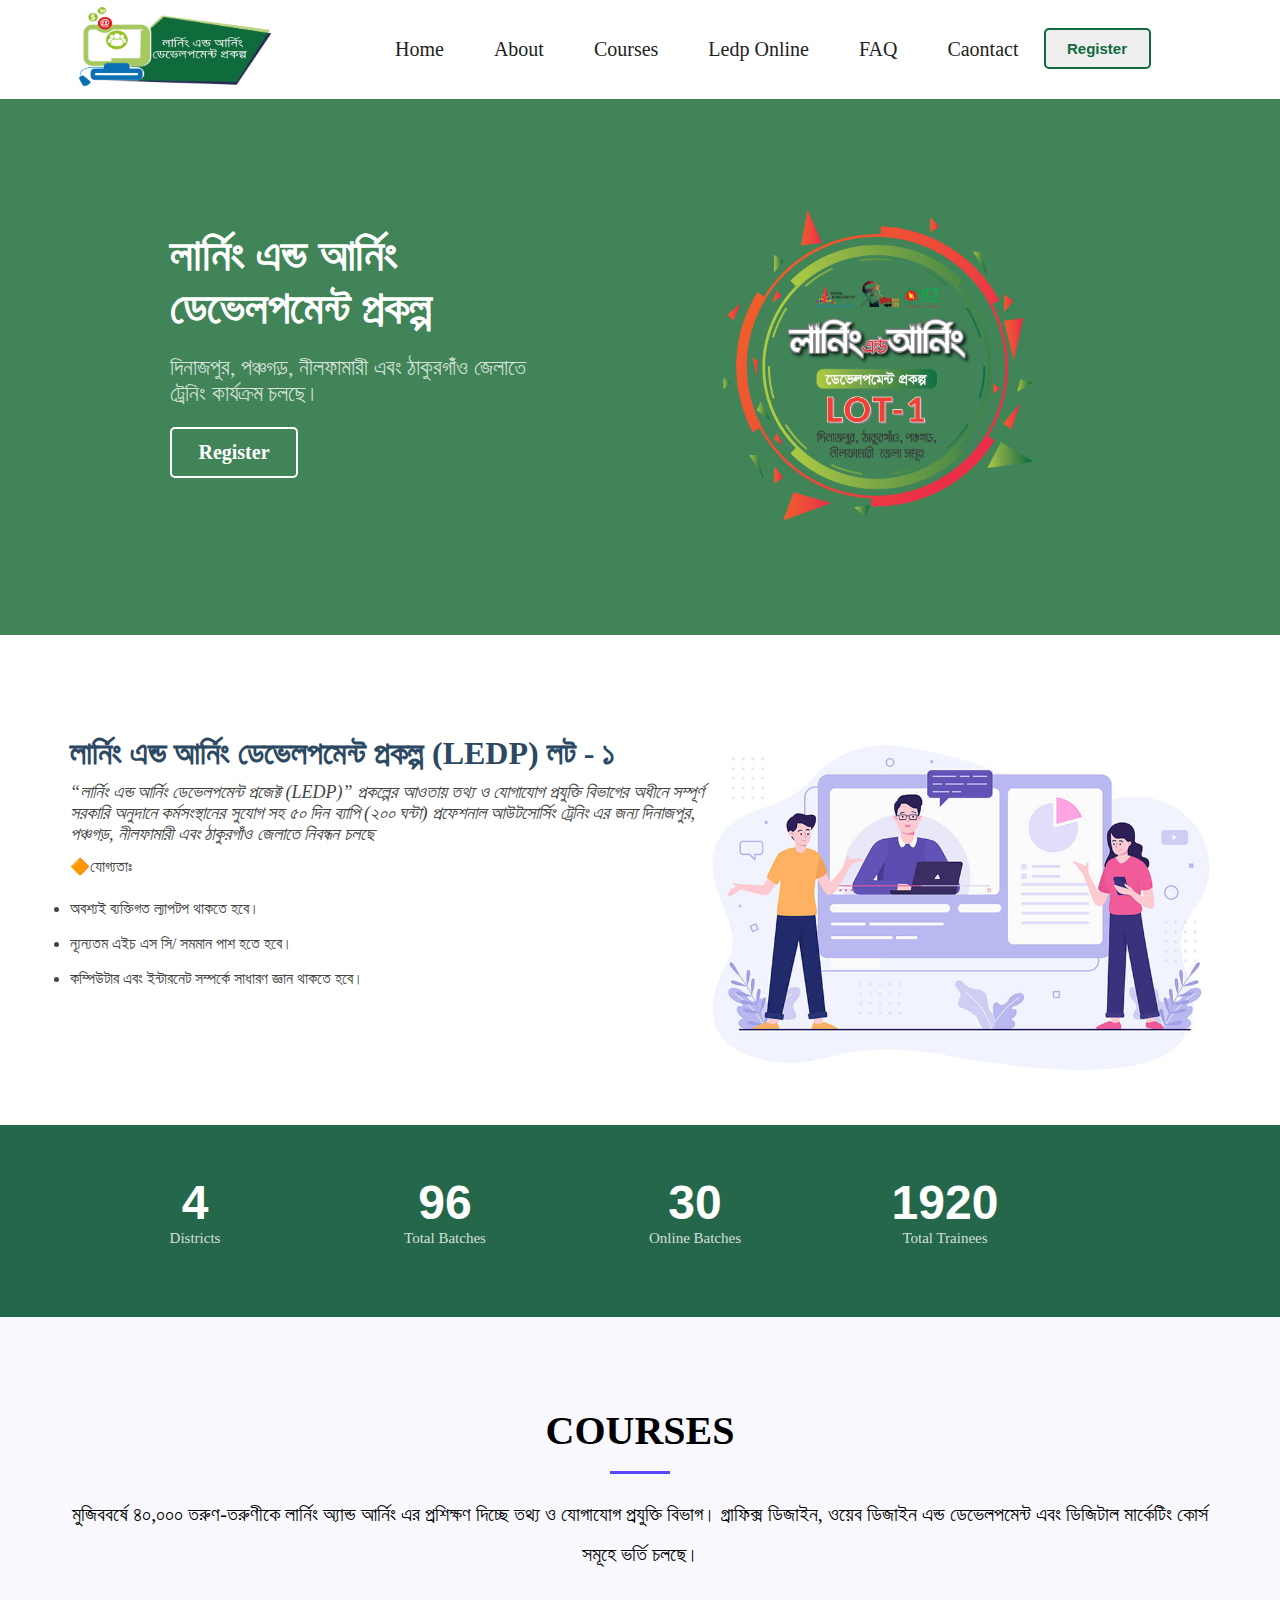
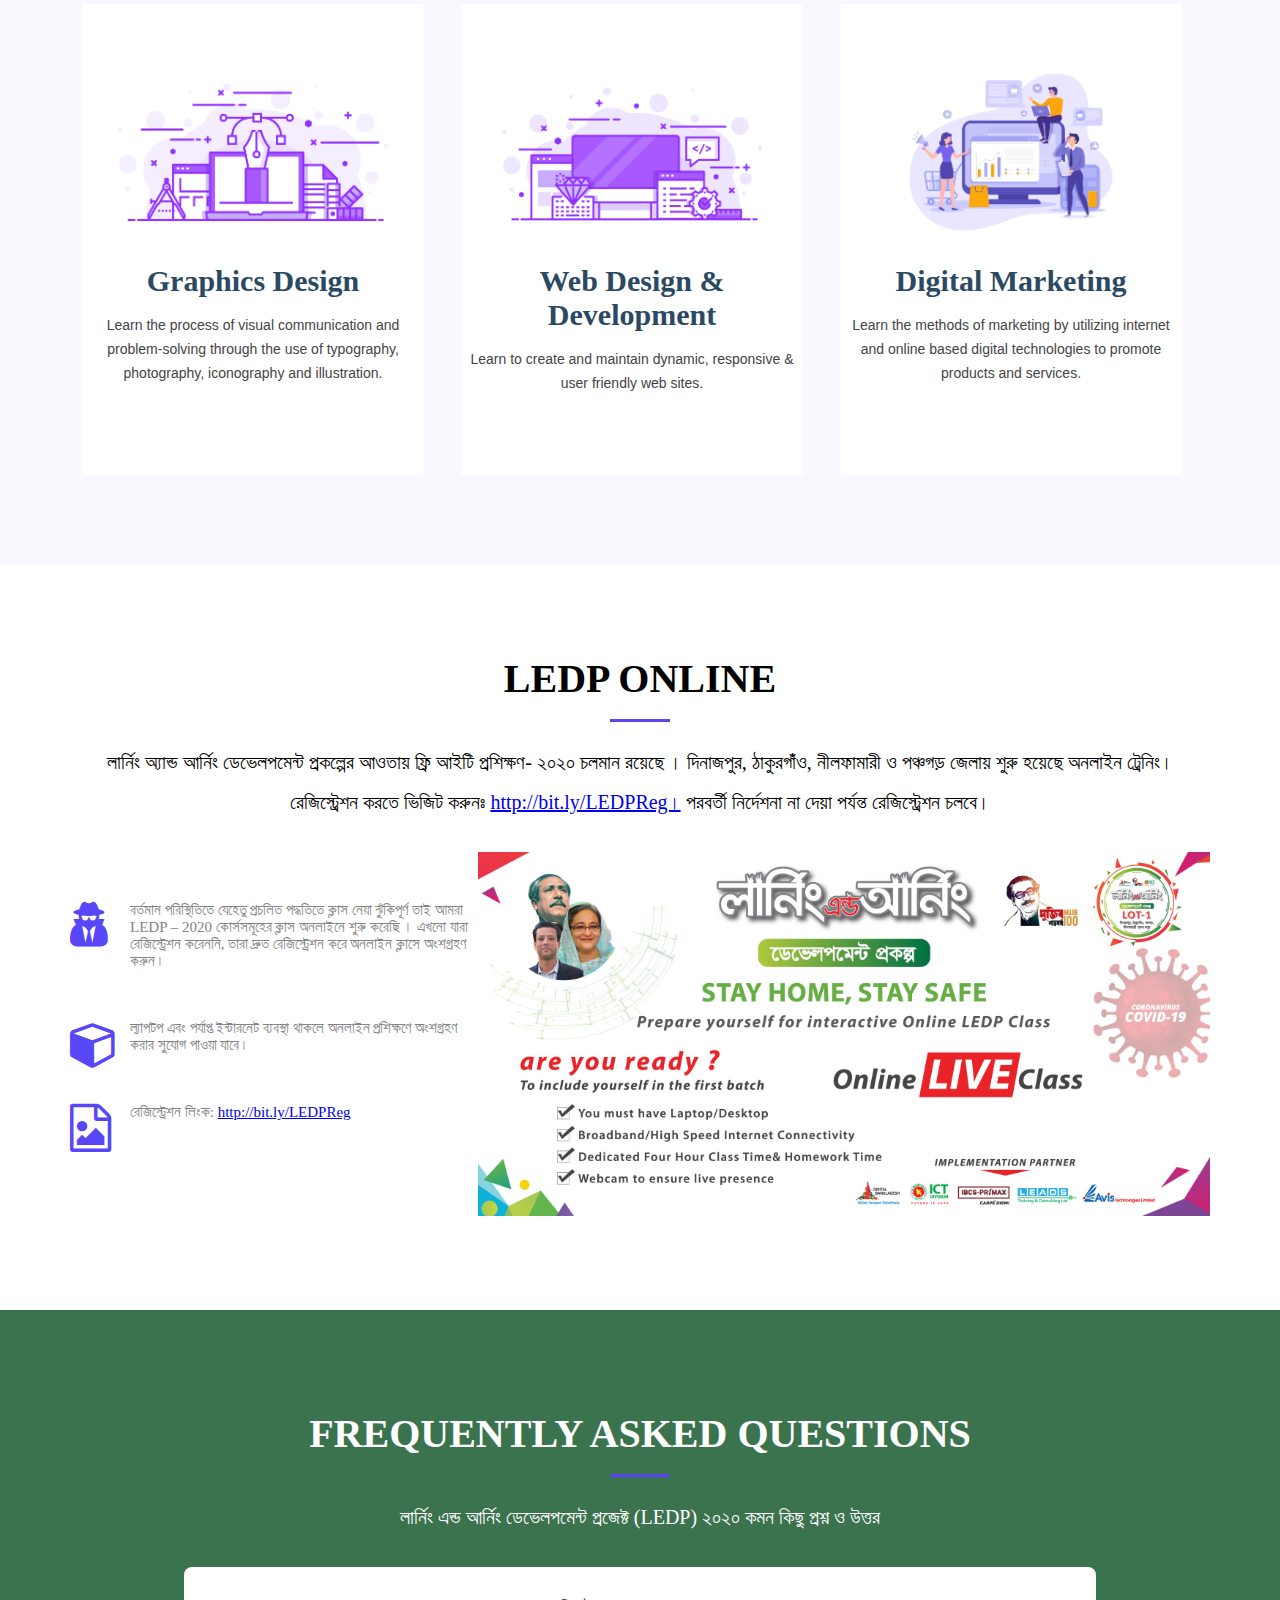
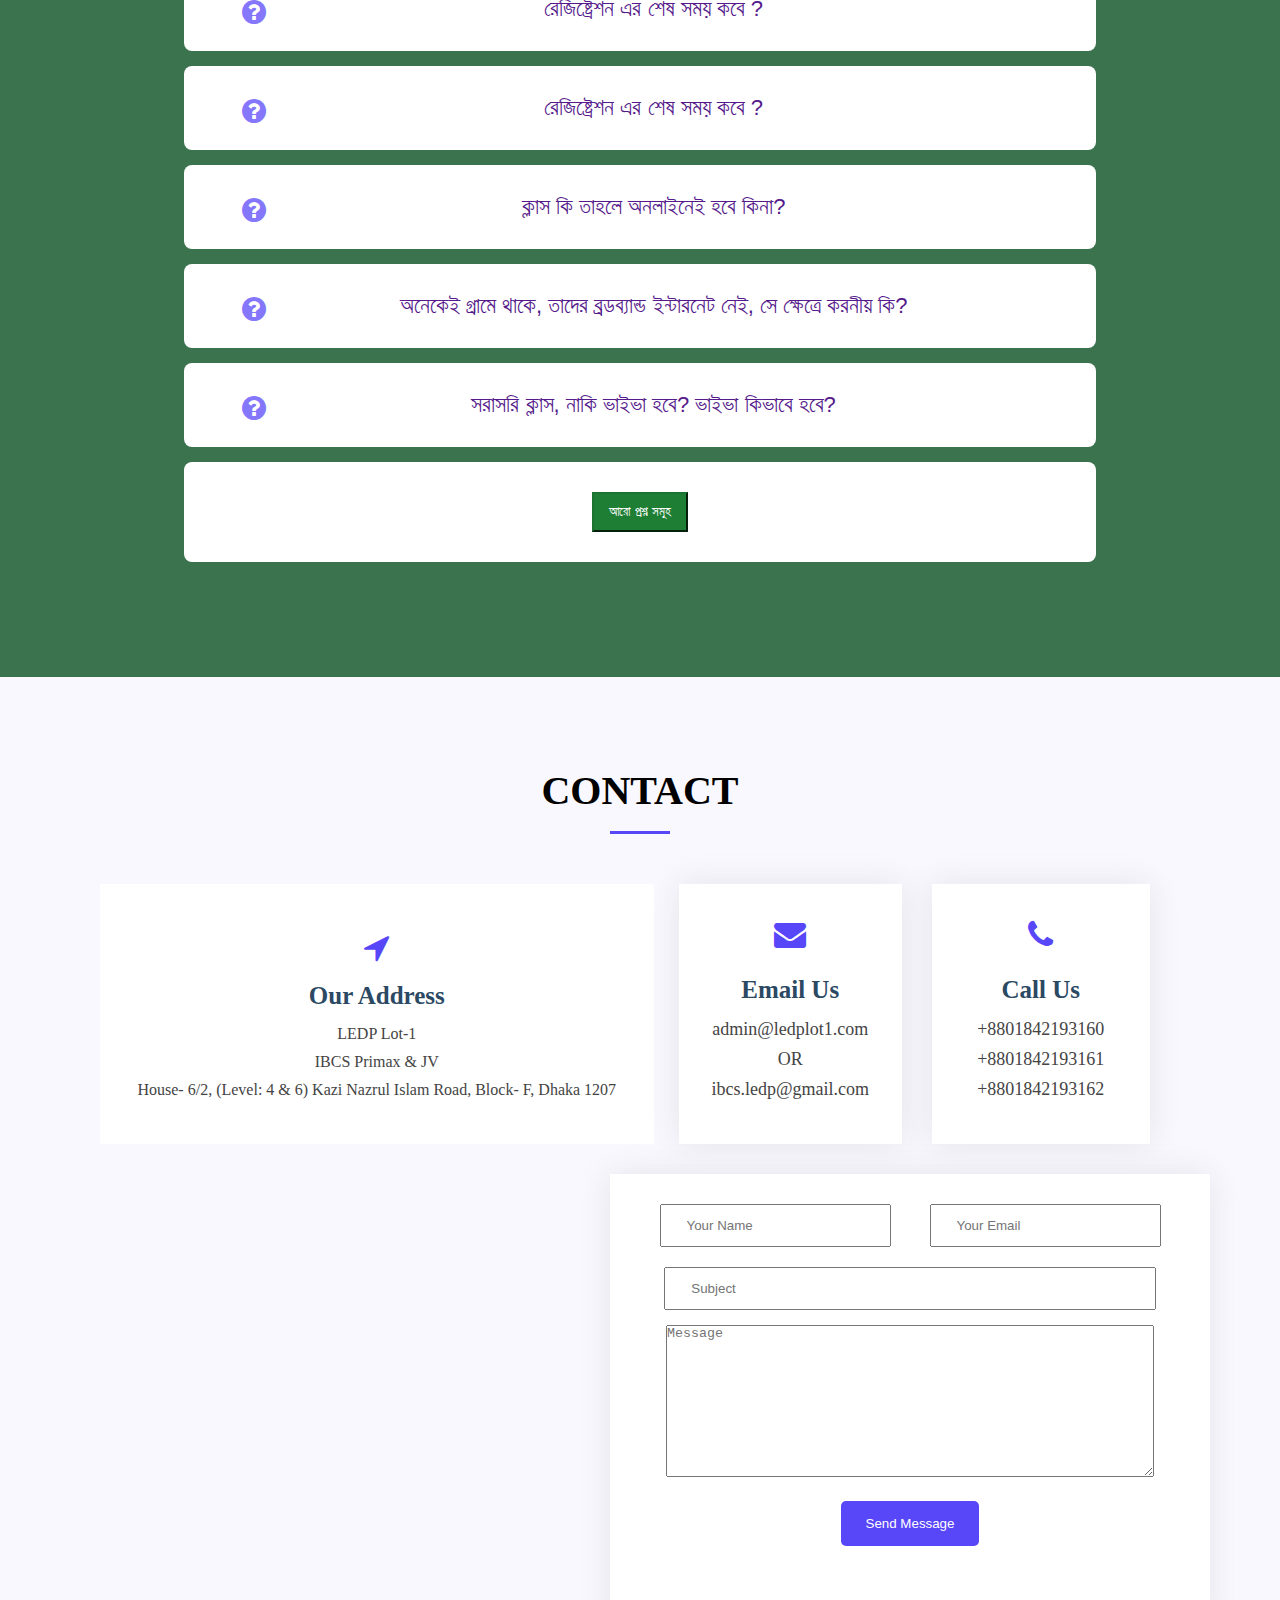
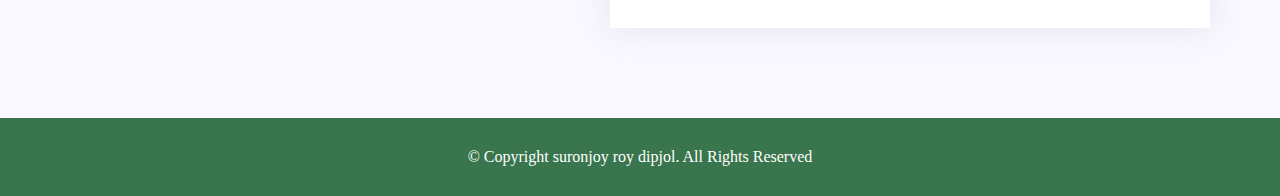
<file: Ledp web/index.html>
<!DOCTYPE html>
<html lang="en">
<head>
    <meta charset="UTF-8">
    <meta name="viewport" content="width=device-width, initial-scale=1.0">
    <title>Ledp Project</title>
    <link rel="stylesheet" href="https://stackpath.bootstrapcdn.com/font-awesome/4.7.0/css/font-awesome.min.css" integrity="sha384-wvfXpqpZZVQGK6TAh5PVlGOfQNHSoD2xbE+QkPxCAFlNEevoEH3Sl0sibVcOQVnN" crossorigin="anonymous">
    <link rel="stylesheet" href="index.css">
</head>
<body>
   
    <!--This is header section start-->
    <header>
        <div class="container">
            <div class="nav-bar">
                <div class="logo-left">
                    <img src="img/logo.png" alt="">
                </div>
                <div class="menu-right">
                    <ul>
                        <li><a href="index.html">Home</a></li>
                        <li><a href="about.html">About</a></li>
                        <li><a href="courses.html">Courses</a></li>
                        <li><a href="ledp.html">Ledp Online</a></li>
                        <li><a href="faq.html">FAQ</a></li>
                        <li><a href="contact.html">Caontact</a></li>
                        <button class="btn-heder" type="submit"><a href="#">Register</a></button>
                    </ul>
                </div>
            </div>
        </div>
    </header>
 <!--This is header section end-->

 <!--This is slider section start-->
 <section class="slider-home">
     <div class="container">
         <div class="main-slider">
             <div class="left-content">
                <h1>লার্নিং এন্ড আর্নিং ডেভেলপমেন্ট প্রকল্প</h1>
                <h2>দিনাজপুর, পঞ্চগড়, নীলফামারী এবং ঠাকুরগাঁও জেলাতে ট্রেনিং কার্যক্রম চলছে।</h2>
                <div class="button">
                    <a href="https://ledp.ictd.gov.bd/registration" target="_blank">Register</a>
                 </div>
             </div>
             
             <div class="right-img">
                 <img src="img/LOT-1.png" alt="">
             </div>
         </div>
     </div>

 </section>
 <!--This is slider section end-->
 <!--This is about section start-->
 <section class="about-us">
<div class="container">
    <div class="home-about">
        <div class="about-description">
            <h3>লার্নিং এন্ড আর্নিং ডেভেলপমেন্ট প্রকল্প (LEDP) লট - ১</h3>
            <p class="font-italic">
                “লার্নিং এন্ড আর্নিং ডেভেলপমেন্ট প্রজেক্ট (LEDP)” প্রকল্পের আওতায় তথ্য ও যোগাযোগ প্রযুক্তি বিভাগের অধীনে সম্পূর্ণ সরকারি অনুদানে কর্মসংস্থানের সুযোগ সহ ৫০ দিন ব্যাপি (২০০ ঘন্টা) প্রফেশনাল আউটসোর্সিং ট্রেনিং এর জন্য দিনাজপুর, পঞ্চগড়, নীলফামারী এবং ঠাকুরগাঁও জেলাতে নিবন্ধন চলছে
            </p>
            <h4>🔶যোগ্যতাঃ</h4>
            <ul>
                <li><i class="icofont-check-circled"></i> অবশ্যই ব্যক্তিগত ল্যাপটপ থাকতে হবে।</li>
                <li><i class="icofont-check-circled"></i> ন্যূন্যতম এইচ এস সি/ সমমান পাশ হতে হবে।</li>
                <li><i class="icofont-check-circled"></i> কম্পিউটার এবং ইন্টারনেট সম্পর্কে সাধারণ জ্ঞান থাকতে হবে।</li>
            </ul>
        </div>
        <div class="about-img">
            <img src="img/about.jpg" alt="">
        </div>
    </div>
</div>
 </section>
 <!--This is about section end-->
 <!--This is counter section start-->
 <section class="counter-section">
<div class="container">
    <div class="counter-wrapper">
        <div class="counter-1">
            <span>4</span>
            <p>Districts</p>
        </div>
        <div class="counter-1">
            <span>96</span>
            <p>Total Batches</p>
        </div>
        <div class="counter-1">
            <span>30</span>
            <p>Online Batches</p>
        </div>
        <div class="counter-1">
            <span>1920</span>
            <p>Total Trainees</p>
        </div>
    </div>
</div>
 </section>
 <!--This is counter section end-->
 <!--Services section-->
<section class="services-section">
<div class="container">
    <div class="section-title">
        <h2>COURSES</h2>
        <p>মুজিববর্ষে ৪০,০০০ তরুণ-তরুণীকে লার্নিং অ্যান্ড আর্নিং এর প্রশিক্ষণ দিচ্ছে তথ্য ও যোগাযোগ প্রযুক্তি বিভাগ।
            গ্রাফিক্স ডিজাইন, ওয়েব ডিজাইন এন্ড ডেভেলপমেন্ট এবং ডিজিটাল মার্কেটিং কোর্স সমূহে ভর্তি চলছে।</p>
    </div>
    <div class="services-wrapper">
        <div class="single-services">
            <img src="img/graphic-design.png" alt="">
            <h2><a href="#">Graphics Design</a></h2>
            <p>Learn the process of visual communication and problem-solving through the use of typography, photography, iconography and illustration.</p>
        </div>
       
        <div class="single-services">
            <img src="img/web-design.png" alt="">
            <h2><a href="#">Web Design & Development</a></h2>
            <p>Learn to create and maintain dynamic, responsive & user friendly web sites.</p>
        </div>
       
        <div class="single-services">
            <img src="img/digital-marketing.png" alt="">
            <h2><a href="#">Digital Marketing</a></h2>
            <p>Learn the methods of marketing by utilizing internet and online based digital technologies to promote products and services.</p>
        </div>
       
    </div>
</div>
</section>
<!--Ledp class online-->
<section class="ledp-online">
<div class="container">
    <div class="section-title">
        <h2>LEDP ONLINE</h2>
        <p>লার্নিং অ্যান্ড আর্নিং ডেভেলপমেন্ট প্রকল্পের আওতায় ফ্রি আইটি প্রশিক্ষণ- ২০২০ চলমান রয়েছে । দিনাজপুর, ঠাকুরগাঁও, নীলফামারী ও পঞ্চগড় জেলায় শুরু হয়েছে অনলাইন ট্রেনিং।</p>
        <p>রেজিস্ট্রেশন করতে ভিজিট করুনঃ <a href="http://bit.ly/LEDPReg।">http://bit.ly/LEDPReg।</a>  পরবর্তী নির্দেশনা না দেয়া পর্যন্ত রেজিস্ট্রেশন চলবে।</p>
    </div>
    <div class="content-wrapper">
        <div class="left-icon-content">
            <div class="single-content">
                <div class="left-icon">
                    <i class="fa fa-user-secret" aria-hidden="true"></i>
                </div>
                <div class="right-content">
                    <p>বর্তমান পরিস্থিতিতে যেহেতু প্রচলিত পদ্ধতিতে ক্লাস নেয়া ঝুঁকিপূর্ণ তাই আমরা LEDP – 2020 কোর্সসমূহের ক্লাস অনলাইনে শুরু করেছি । এখনো যারা রেজিস্ট্রেশন করেননি, তারা দ্রুত রেজিস্ট্রেশন করে অনলাইন ক্লাসে অংশগ্রহণ করুন।</p>
                </div>
            </div>
            <div class="single-content">
                <div class="left-icon">
                   <i class="fa fa-cube" aria-hidden="true"></i>
                </div>
                <div class="right-content">
                    <p>ল্যাপটপ এবং পর্যাপ্ত ইন্টারনেট ব্যবস্থা থাকলে অনলাইন প্রশিক্ষণে অংশগ্রহণ করার সুযোগ পাওয়া যাবে।</p>
                </div>
            </div>
            <div class="single-content">
                <div class="left-icon">
                    <i class="fa fa-file-image-o" aria-hidden="true"></i>
                </div>
                <div class="right-content">
                    <p>রেজিস্ট্রেশন লিংক: <a href="http://bit.ly/LEDPReg">http://bit.ly/LEDPReg</a></p>
                </div>
            </div>
        </div>
        <div class="right-content-img">
            <img src="img/Online.jpg" alt="">
        </div>
    </div>
</div>
</section>
<section class="faq-section">
<div class="container">
    <div class="section-title">
        <h2>FREQUENTLY ASKED QUESTIONS</h2>
        <p>লার্নিং এন্ড আর্নিং ডেভেলপমেন্ট প্রজেক্ট (LEDP) ২০২০ কমন কিছু প্রশ্ন ও উত্তর</p>
    </div>
    <div class="faq-wrapper">
        <div class="single-faq">
            <div class="left-faq">
                <i class="fa fa-question-circle" aria-hidden="true"></i>
            </div>
            <div class="right-faq">
                <h2><a href="">রেজিষ্ট্রেশন এর শেষ সময় কবে ?  </a></h2>
            </div>
        </div>
        <div class="single-faq">
            <div class="left-faq">
                <i class="fa fa-question-circle" aria-hidden="true"></i>
            </div>
            <div class="right-faq">
                <h2><a href="">রেজিষ্ট্রেশন এর শেষ সময় কবে ?  </a></h2>
            </div>
        </div>
        <div class="single-faq">
            <div class="left-faq">
                <i class="fa fa-question-circle" aria-hidden="true"></i>
            </div>
            <div class="right-faq">
                <h2><a href="">ক্লাস কি তাহলে অনলাইনেই হবে কিনা?   </a></h2>
            </div>
        </div>
        <div class="single-faq">
            <div class="left-faq">
                <i class="fa fa-question-circle" aria-hidden="true"></i>
            </div>
            <div class="right-faq">
                <h2><a href="">অনেকেই গ্রামে থাকে, তাদের ব্রডব্যান্ড ইন্টারনেট নেই, সে ক্ষেত্রে করনীয় কি?   </a></h2>
            </div>
        </div>
        <div class="single-faq">
            <div class="left-faq">
                <i class="fa fa-question-circle" aria-hidden="true"></i>
            </div>
            <div class="right-faq">
                <h2><a href="">সরাসরি ক্লাস, নাকি ভাইভা হবে? ভাইভা কিভাবে হবে?</a></h2>
            </div>
        </div>
        <div class="single-faq">
            <h2><button class="btn btn-success text-center" data-toggle="modal" data-target="#staticBackdrop">আরো প্রশ্ন সমূহ</button></h2>
        </div>
    </div>
</div>
</section>
<!--Contact section start-->
<section class="contact-section">
<div class="container">
    <div class="section-title">
        <h2>CONTACT</h2>
    </div>
<div class="contact-wrapper">
    <div class="left-contact">
        <div class="info-box">
            <i class="fa fa-location-arrow" aria-hidden="true"></i>
            <h3>Our Address</h3>
            <p>LEDP Lot-1</p>
            <p>IBCS Primax &amp; JV</p>
            <p>House- 6/2, (Level: 4 &amp; 6) Kazi Nazrul Islam Road, Block- F, Dhaka 1207</p>
        </div>
    </div>
    <div class="single-contact">
        <div class="contact-1">
            <i class="fa fa-envelope" aria-hidden="true"></i>
            <h3>Email Us</h3>

            <p>admin@ledplot1.com</p>
            <p>OR</p>
            <p>ibcs.ledp@gmail.com</p>
        </div>
        <div class="contact-2">
           
                <i class="fa fa-phone" aria-hidden="true"></i>
                <h3>Call Us</h3>
                <p>+8801842193160</p>
                <p>+8801842193161</p>
                <p>+8801842193162</p>
            
        </div>
    </div>
    
</div>
<div class="map-contact-wrapp">
    <div class="left-map">
        <iframe src="https://www.google.com/maps/embed?pb=!1m18!1m12!1m3!1d3592.398863054174!2d88.6645530144966!3d25.790412113707195!2m3!1f0!2f0!3f0!3m2!1i1024!2i768!4f13.1!3m3!1m2!1s0x39e4ae5124e7dcf9%3A0x863b12214bd6170b!2sKantajew%20Temple!5e0!3m2!1sen!2sbd!4v1613535562967!5m2!1sen!2sbd" width="100%" height="450" frameborder="0" style="border:0;" allowfullscreen="" aria-hidden="false" tabindex="0"></iframe>
    </div>
    <div class="right-info">
<form action="#">
<div class="form-row">
<div class="input">
    <input type="text" name="name" class="form-control" id="name" placeholder="Your Name" data-rule="minlen:4" data-msg="Please enter at least 4 chars">
</div>
<div class="input">
    <input type="email" class="form-control" name="email" id="email" placeholder="Your Email" data-rule="email" data-msg="Please enter a valid email">
</div>

</div>
<div class="form-group">
    <input type="text" class="form-control" name="subject" id="subject" placeholder="Subject" data-rule="minlen:4" data-msg="Please enter at least 8 chars of subject">
</div>
<div class="form-group">
    <textarea class="form-control" name="message" rows="10" data-rule="required" data-msg="Please write something for us" placeholder="Message"></textarea>
</div>
</form>
        <div class="cont-button">
            <button type="submit">Send Message</button>
        </div>
    </div>
</div>

</div>

</section>
<footer>
    <div class="container">
        <p>© Copyright suronjoy roy dipjol. All Rights Reserved</p>
    </div>
</footer>
</body>
</html>
</file>
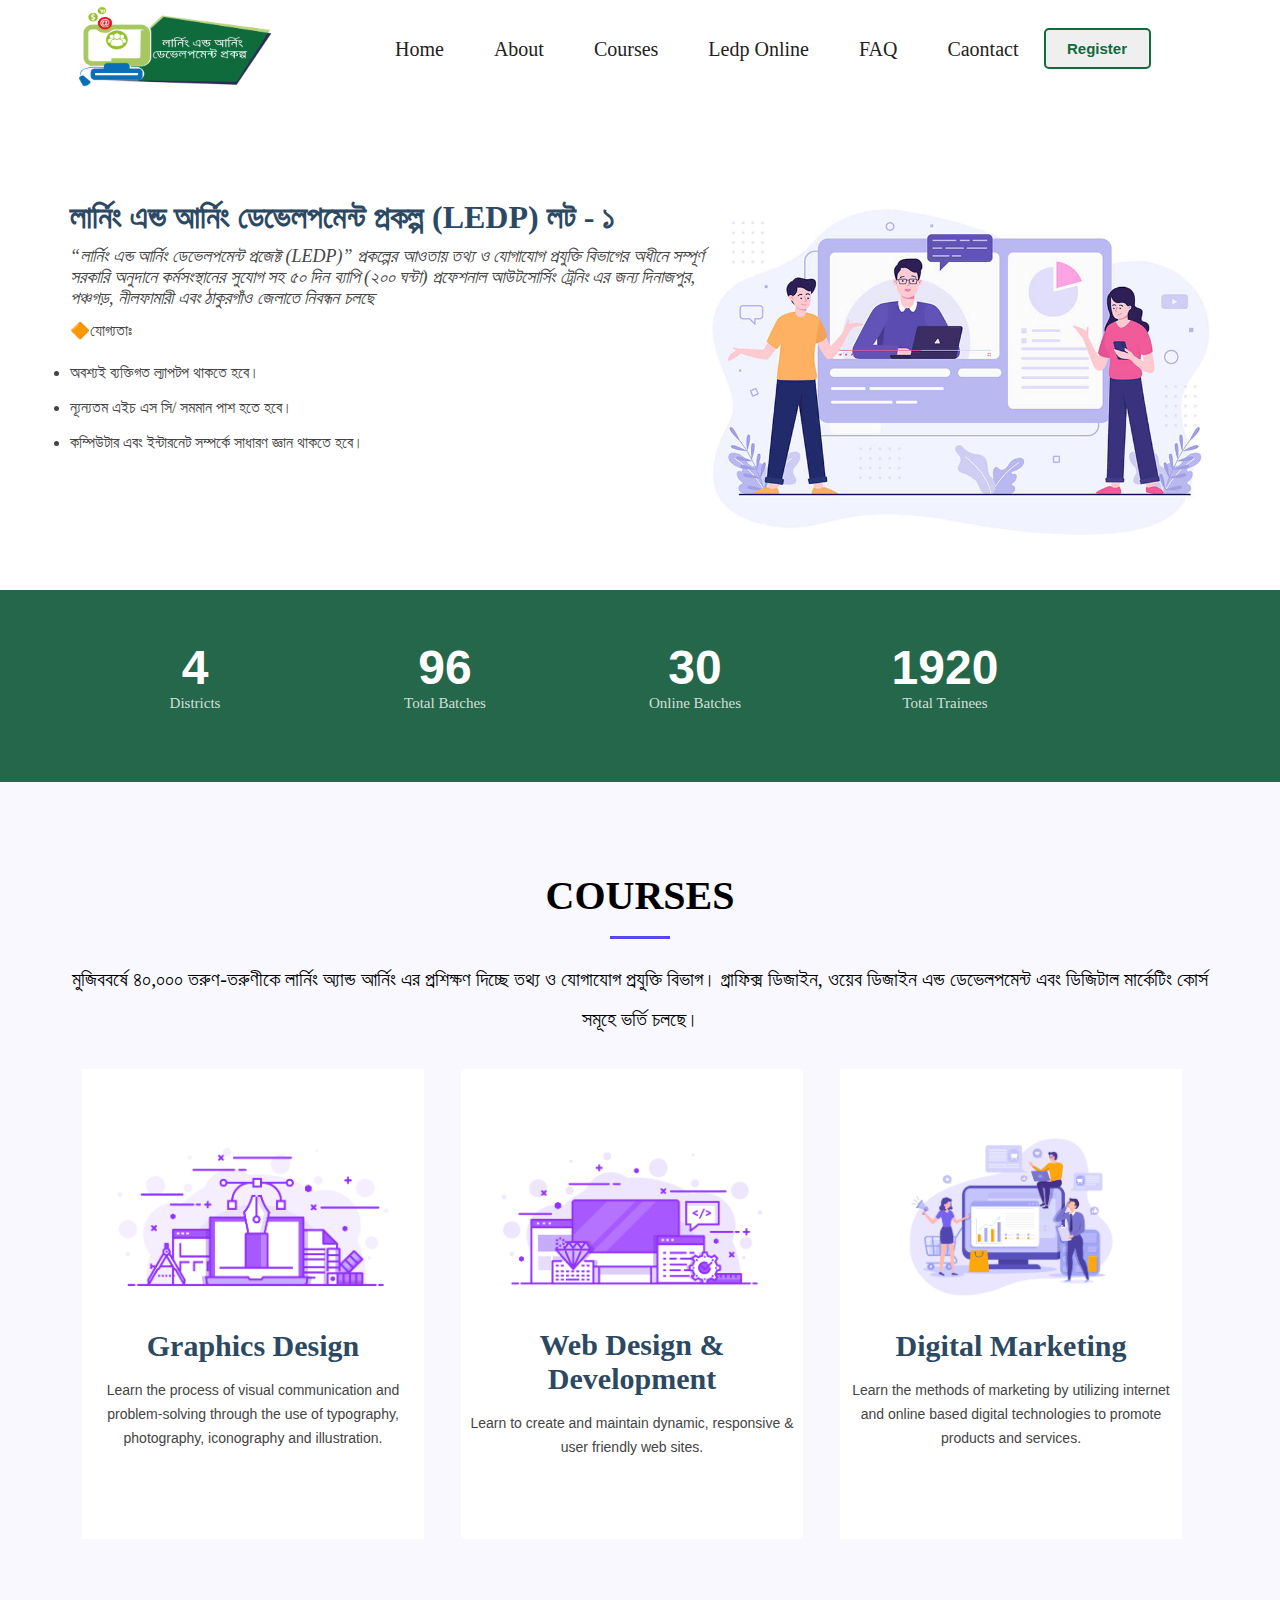
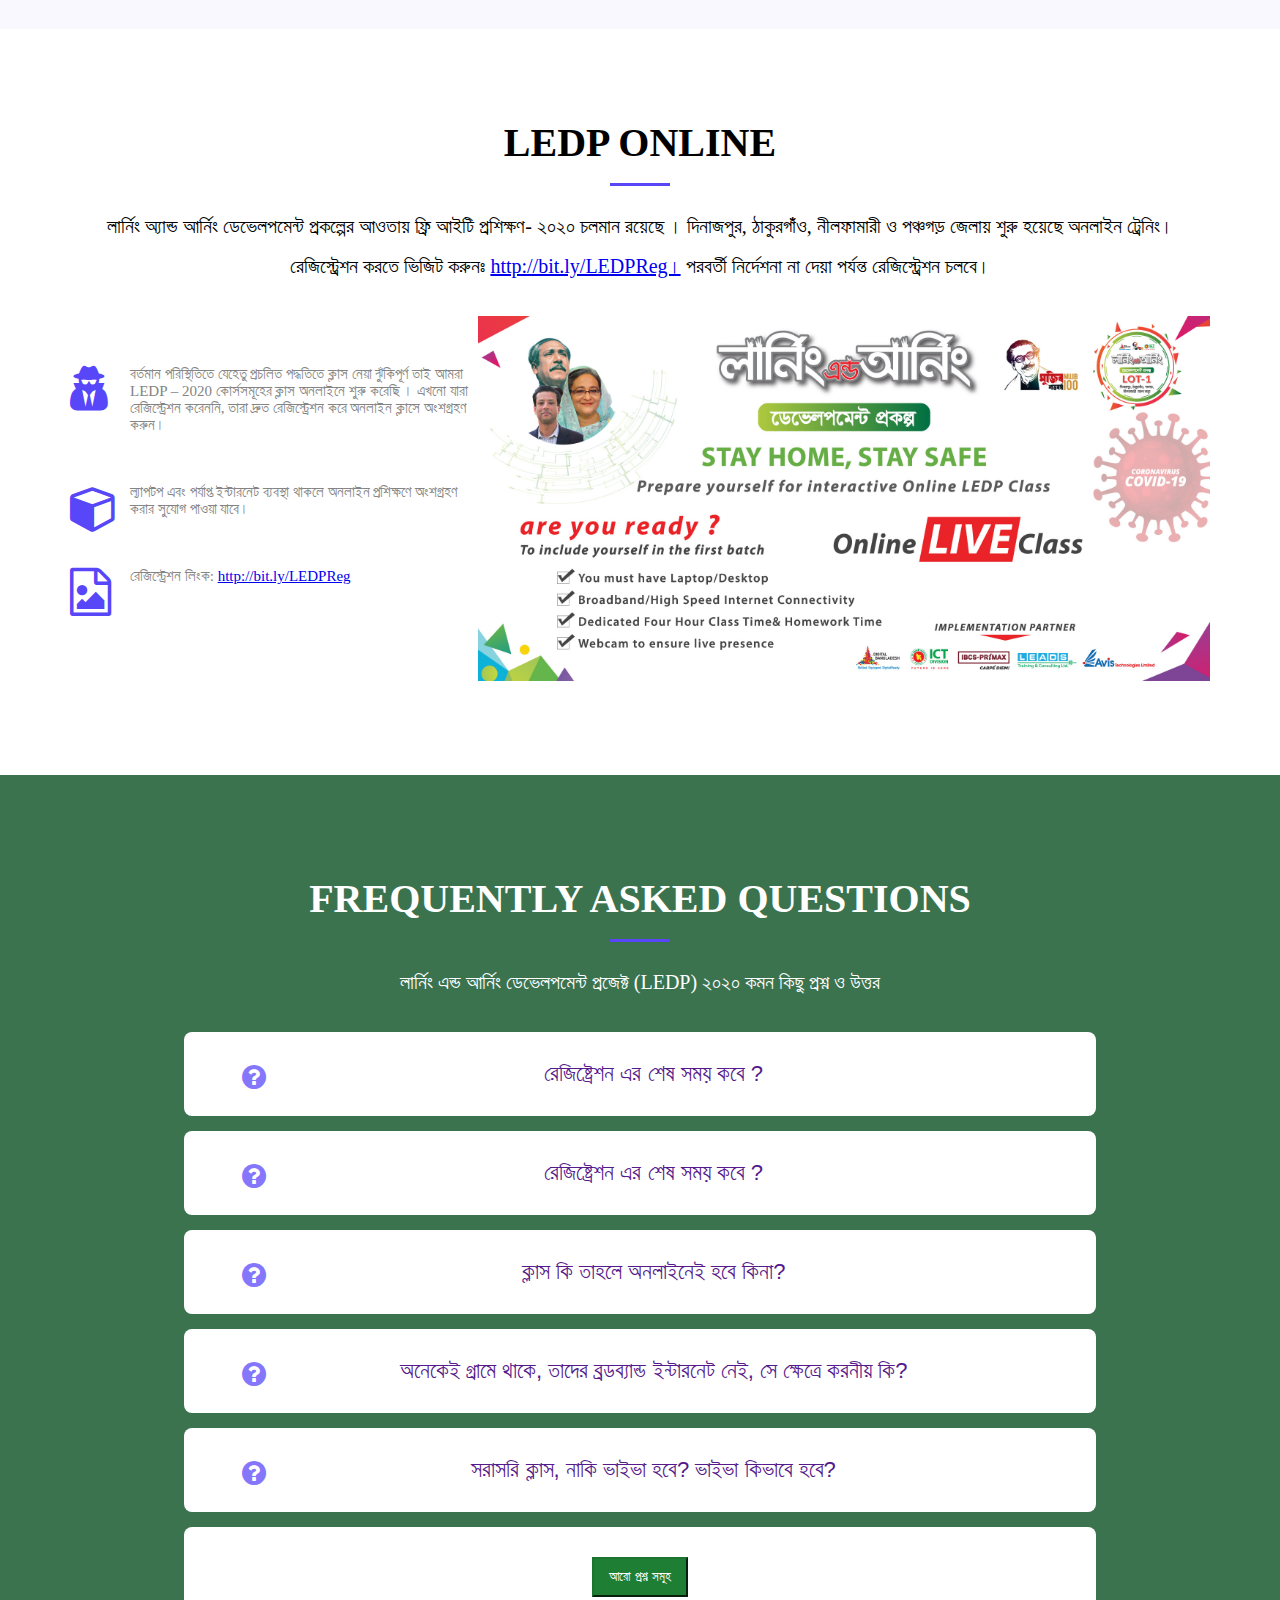
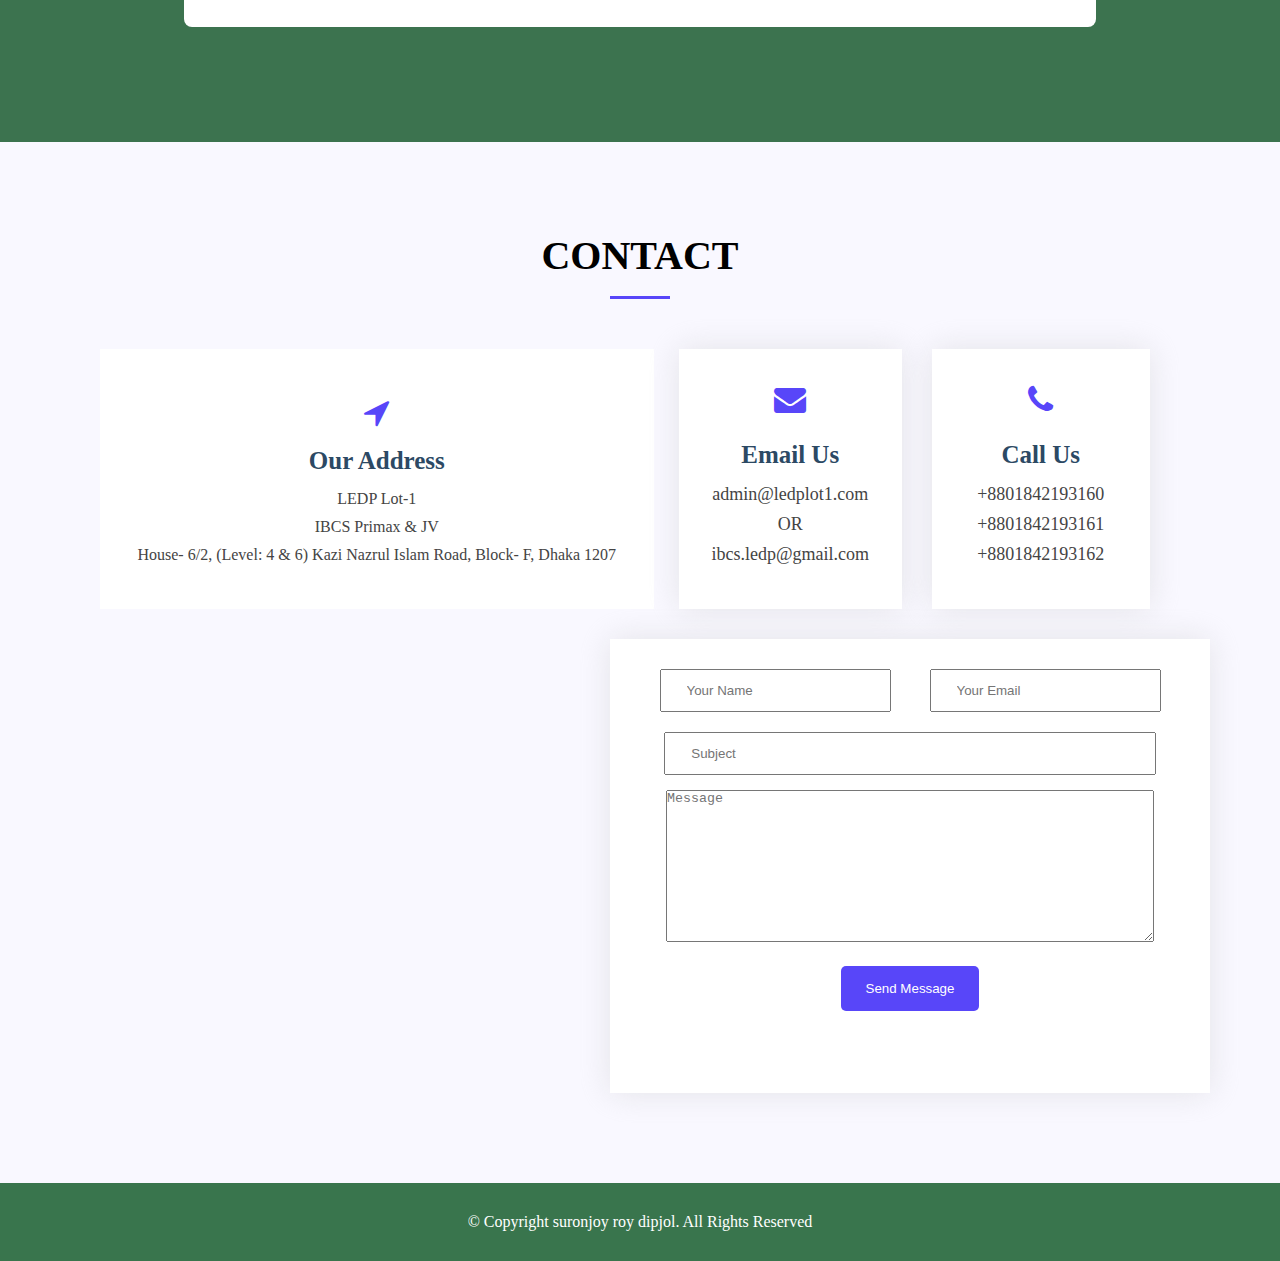
<file: Ledp web/about.html>
<!DOCTYPE html>
<html lang="en">
<head>
    <meta charset="UTF-8">
    <meta name="viewport" content="width=device-width, initial-scale=1.0">
    <title>Ledp Project</title>
    <link rel="stylesheet" href="https://stackpath.bootstrapcdn.com/font-awesome/4.7.0/css/font-awesome.min.css" integrity="sha384-wvfXpqpZZVQGK6TAh5PVlGOfQNHSoD2xbE+QkPxCAFlNEevoEH3Sl0sibVcOQVnN" crossorigin="anonymous">
    <link rel="stylesheet" href="index.css">
</head>
<body>
    <!--This is header section start-->
    <header>
        <div class="container">
            <div class="nav-bar">
                <div class="logo-left">
                    <img src="img/logo.png" alt="">
                </div>
                <div class="menu-right">
                    <ul>
                        <li><a href="index.html">Home</a></li>
                        <li><a href="about.html">About</a></li>
                        <li><a href="courses.html">Courses</a></li>
                        <li><a href="ledp.html">Ledp Online</a></li>
                        <li><a href="faq.html">FAQ</a></li>
                        <li><a href="contact.html">Caontact</a></li>
                        <button class="btn-heder" type="submit"><a href="#">Register</a></button>
                    </ul>
                </div>
            </div>
        </div>
    </header>
 <!--This is header section end-->


 <!--This is about section start-->
 <section class="about-us">
<div class="container">
    <div class="home-about">
        <div class="about-description">
            <h3>লার্নিং এন্ড আর্নিং ডেভেলপমেন্ট প্রকল্প (LEDP) লট - ১</h3>
            <p class="font-italic">
                “লার্নিং এন্ড আর্নিং ডেভেলপমেন্ট প্রজেক্ট (LEDP)” প্রকল্পের আওতায় তথ্য ও যোগাযোগ প্রযুক্তি বিভাগের অধীনে সম্পূর্ণ সরকারি অনুদানে কর্মসংস্থানের সুযোগ সহ ৫০ দিন ব্যাপি (২০০ ঘন্টা) প্রফেশনাল আউটসোর্সিং ট্রেনিং এর জন্য দিনাজপুর, পঞ্চগড়, নীলফামারী এবং ঠাকুরগাঁও জেলাতে নিবন্ধন চলছে
            </p>
            <h4>🔶যোগ্যতাঃ</h4>
            <ul>
                <li><i class="icofont-check-circled"></i> অবশ্যই ব্যক্তিগত ল্যাপটপ থাকতে হবে।</li>
                <li><i class="icofont-check-circled"></i> ন্যূন্যতম এইচ এস সি/ সমমান পাশ হতে হবে।</li>
                <li><i class="icofont-check-circled"></i> কম্পিউটার এবং ইন্টারনেট সম্পর্কে সাধারণ জ্ঞান থাকতে হবে।</li>
            </ul>
        </div>
        <div class="about-img">
            <img src="img/about.jpg" alt="">
        </div>
    </div>
</div>
 </section>
 <!--This is about section end-->
 <!--This is counter section start-->
 <section class="counter-section">
<div class="container">
    <div class="counter-wrapper">
        <div class="counter-1">
            <span>4</span>
            <p>Districts</p>
        </div>
        <div class="counter-1">
            <span>96</span>
            <p>Total Batches</p>
        </div>
        <div class="counter-1">
            <span>30</span>
            <p>Online Batches</p>
        </div>
        <div class="counter-1">
            <span>1920</span>
            <p>Total Trainees</p>
        </div>
    </div>
</div>
 </section>
 <!--This is counter section end-->
 <!--Services section-->
<section class="services-section">
<div class="container">
    <div class="section-title">
        <h2>COURSES</h2>
        <p>মুজিববর্ষে ৪০,০০০ তরুণ-তরুণীকে লার্নিং অ্যান্ড আর্নিং এর প্রশিক্ষণ দিচ্ছে তথ্য ও যোগাযোগ প্রযুক্তি বিভাগ।
            গ্রাফিক্স ডিজাইন, ওয়েব ডিজাইন এন্ড ডেভেলপমেন্ট এবং ডিজিটাল মার্কেটিং কোর্স সমূহে ভর্তি চলছে।</p>
    </div>
    <div class="services-wrapper">
        <div class="single-services">
            <img src="img/graphic-design.png" alt="">
            <h2><a href="#">Graphics Design</a></h2>
            <p>Learn the process of visual communication and problem-solving through the use of typography, photography, iconography and illustration.</p>
        </div>
       
        <div class="single-services">
            <img src="img/web-design.png" alt="">
            <h2><a href="#">Web Design & Development</a></h2>
            <p>Learn to create and maintain dynamic, responsive & user friendly web sites.</p>
        </div>
       
        <div class="single-services">
            <img src="img/digital-marketing.png" alt="">
            <h2><a href="#">Digital Marketing</a></h2>
            <p>Learn the methods of marketing by utilizing internet and online based digital technologies to promote products and services.</p>
        </div>
       
    </div>
</div>
</section>
<!--Ledp class online-->
<section class="ledp-online">
<div class="container">
    <div class="section-title">
        <h2>LEDP ONLINE</h2>
        <p>লার্নিং অ্যান্ড আর্নিং ডেভেলপমেন্ট প্রকল্পের আওতায় ফ্রি আইটি প্রশিক্ষণ- ২০২০ চলমান রয়েছে । দিনাজপুর, ঠাকুরগাঁও, নীলফামারী ও পঞ্চগড় জেলায় শুরু হয়েছে অনলাইন ট্রেনিং।</p>
        <p>রেজিস্ট্রেশন করতে ভিজিট করুনঃ <a href="http://bit.ly/LEDPReg।">http://bit.ly/LEDPReg।</a>  পরবর্তী নির্দেশনা না দেয়া পর্যন্ত রেজিস্ট্রেশন চলবে।</p>
    </div>
    <div class="content-wrapper">
        <div class="left-icon-content">
            <div class="single-content">
                <div class="left-icon">
                    <i class="fa fa-user-secret" aria-hidden="true"></i>
                </div>
                <div class="right-content">
                    <p>বর্তমান পরিস্থিতিতে যেহেতু প্রচলিত পদ্ধতিতে ক্লাস নেয়া ঝুঁকিপূর্ণ তাই আমরা LEDP – 2020 কোর্সসমূহের ক্লাস অনলাইনে শুরু করেছি । এখনো যারা রেজিস্ট্রেশন করেননি, তারা দ্রুত রেজিস্ট্রেশন করে অনলাইন ক্লাসে অংশগ্রহণ করুন।</p>
                </div>
            </div>
            <div class="single-content">
                <div class="left-icon">
                   <i class="fa fa-cube" aria-hidden="true"></i>
                </div>
                <div class="right-content">
                    <p>ল্যাপটপ এবং পর্যাপ্ত ইন্টারনেট ব্যবস্থা থাকলে অনলাইন প্রশিক্ষণে অংশগ্রহণ করার সুযোগ পাওয়া যাবে।</p>
                </div>
            </div>
            <div class="single-content">
                <div class="left-icon">
                    <i class="fa fa-file-image-o" aria-hidden="true"></i>
                </div>
                <div class="right-content">
                    <p>রেজিস্ট্রেশন লিংক: <a href="http://bit.ly/LEDPReg">http://bit.ly/LEDPReg</a></p>
                </div>
            </div>
        </div>
        <div class="right-content-img">
            <img src="img/Online.jpg" alt="">
        </div>
    </div>
</div>
</section>
<section class="faq-section">
<div class="container">
    <div class="section-title">
        <h2>FREQUENTLY ASKED QUESTIONS</h2>
        <p>লার্নিং এন্ড আর্নিং ডেভেলপমেন্ট প্রজেক্ট (LEDP) ২০২০ কমন কিছু প্রশ্ন ও উত্তর</p>
    </div>
    <div class="faq-wrapper">
        <div class="single-faq">
            <div class="left-faq">
                <i class="fa fa-question-circle" aria-hidden="true"></i>
            </div>
            <div class="right-faq">
                <h2><a href="">রেজিষ্ট্রেশন এর শেষ সময় কবে ?  </a></h2>
            </div>
        </div>
        <div class="single-faq">
            <div class="left-faq">
                <i class="fa fa-question-circle" aria-hidden="true"></i>
            </div>
            <div class="right-faq">
                <h2><a href="">রেজিষ্ট্রেশন এর শেষ সময় কবে ?  </a></h2>
            </div>
        </div>
        <div class="single-faq">
            <div class="left-faq">
                <i class="fa fa-question-circle" aria-hidden="true"></i>
            </div>
            <div class="right-faq">
                <h2><a href="">ক্লাস কি তাহলে অনলাইনেই হবে কিনা?   </a></h2>
            </div>
        </div>
        <div class="single-faq">
            <div class="left-faq">
                <i class="fa fa-question-circle" aria-hidden="true"></i>
            </div>
            <div class="right-faq">
                <h2><a href="">অনেকেই গ্রামে থাকে, তাদের ব্রডব্যান্ড ইন্টারনেট নেই, সে ক্ষেত্রে করনীয় কি?   </a></h2>
            </div>
        </div>
        <div class="single-faq">
            <div class="left-faq">
                <i class="fa fa-question-circle" aria-hidden="true"></i>
            </div>
            <div class="right-faq">
                <h2><a href="">সরাসরি ক্লাস, নাকি ভাইভা হবে? ভাইভা কিভাবে হবে?</a></h2>
            </div>
        </div>
        <div class="single-faq">
            <h2><button class="btn btn-success text-center" data-toggle="modal" data-target="#staticBackdrop">আরো প্রশ্ন সমূহ</button></h2>
        </div>
    </div>
</div>
</section>
<!--Contact section start-->
<section class="contact-section">
<div class="container">
    <div class="section-title">
        <h2>CONTACT</h2>
    </div>
<div class="contact-wrapper">
    <div class="left-contact">
        <div class="info-box">
            <i class="fa fa-location-arrow" aria-hidden="true"></i>
            <h3>Our Address</h3>
            <p>LEDP Lot-1</p>
            <p>IBCS Primax &amp; JV</p>
            <p>House- 6/2, (Level: 4 &amp; 6) Kazi Nazrul Islam Road, Block- F, Dhaka 1207</p>
        </div>
    </div>
    <div class="single-contact">
        <div class="contact-1">
            <i class="fa fa-envelope" aria-hidden="true"></i>
            <h3>Email Us</h3>

            <p>admin@ledplot1.com</p>
            <p>OR</p>
            <p>ibcs.ledp@gmail.com</p>
        </div>
        <div class="contact-2">
           
                <i class="fa fa-phone" aria-hidden="true"></i>
                <h3>Call Us</h3>
                <p>+8801842193160</p>
                <p>+8801842193161</p>
                <p>+8801842193162</p>
            
        </div>
    </div>
    
</div>
<div class="map-contact-wrapp">
    <div class="left-map">
        <iframe src="https://www.google.com/maps/embed?pb=!1m18!1m12!1m3!1d3592.398863054174!2d88.6645530144966!3d25.790412113707195!2m3!1f0!2f0!3f0!3m2!1i1024!2i768!4f13.1!3m3!1m2!1s0x39e4ae5124e7dcf9%3A0x863b12214bd6170b!2sKantajew%20Temple!5e0!3m2!1sen!2sbd!4v1613535562967!5m2!1sen!2sbd" width="100%" height="450" frameborder="0" style="border:0;" allowfullscreen="" aria-hidden="false" tabindex="0"></iframe>
    </div>
    <div class="right-info">
<form action="#">
<div class="form-row">
<div class="input">
    <input type="text" name="name" class="form-control" id="name" placeholder="Your Name" data-rule="minlen:4" data-msg="Please enter at least 4 chars">
</div>
<div class="input">
    <input type="email" class="form-control" name="email" id="email" placeholder="Your Email" data-rule="email" data-msg="Please enter a valid email">
</div>

</div>
<div class="form-group">
    <input type="text" class="form-control" name="subject" id="subject" placeholder="Subject" data-rule="minlen:4" data-msg="Please enter at least 8 chars of subject">
</div>
<div class="form-group">
    <textarea class="form-control" name="message" rows="10" data-rule="required" data-msg="Please write something for us" placeholder="Message"></textarea>
</div>
</form>
        <div class="cont-button">
            <button type="submit">Send Message</button>
        </div>
    </div>
</div>

</div>

</section>
<footer>
    <div class="container">
        <p>© Copyright suronjoy roy dipjol. All Rights Reserved</p>
    </div>
</footer>
</body>
</html>
</file>
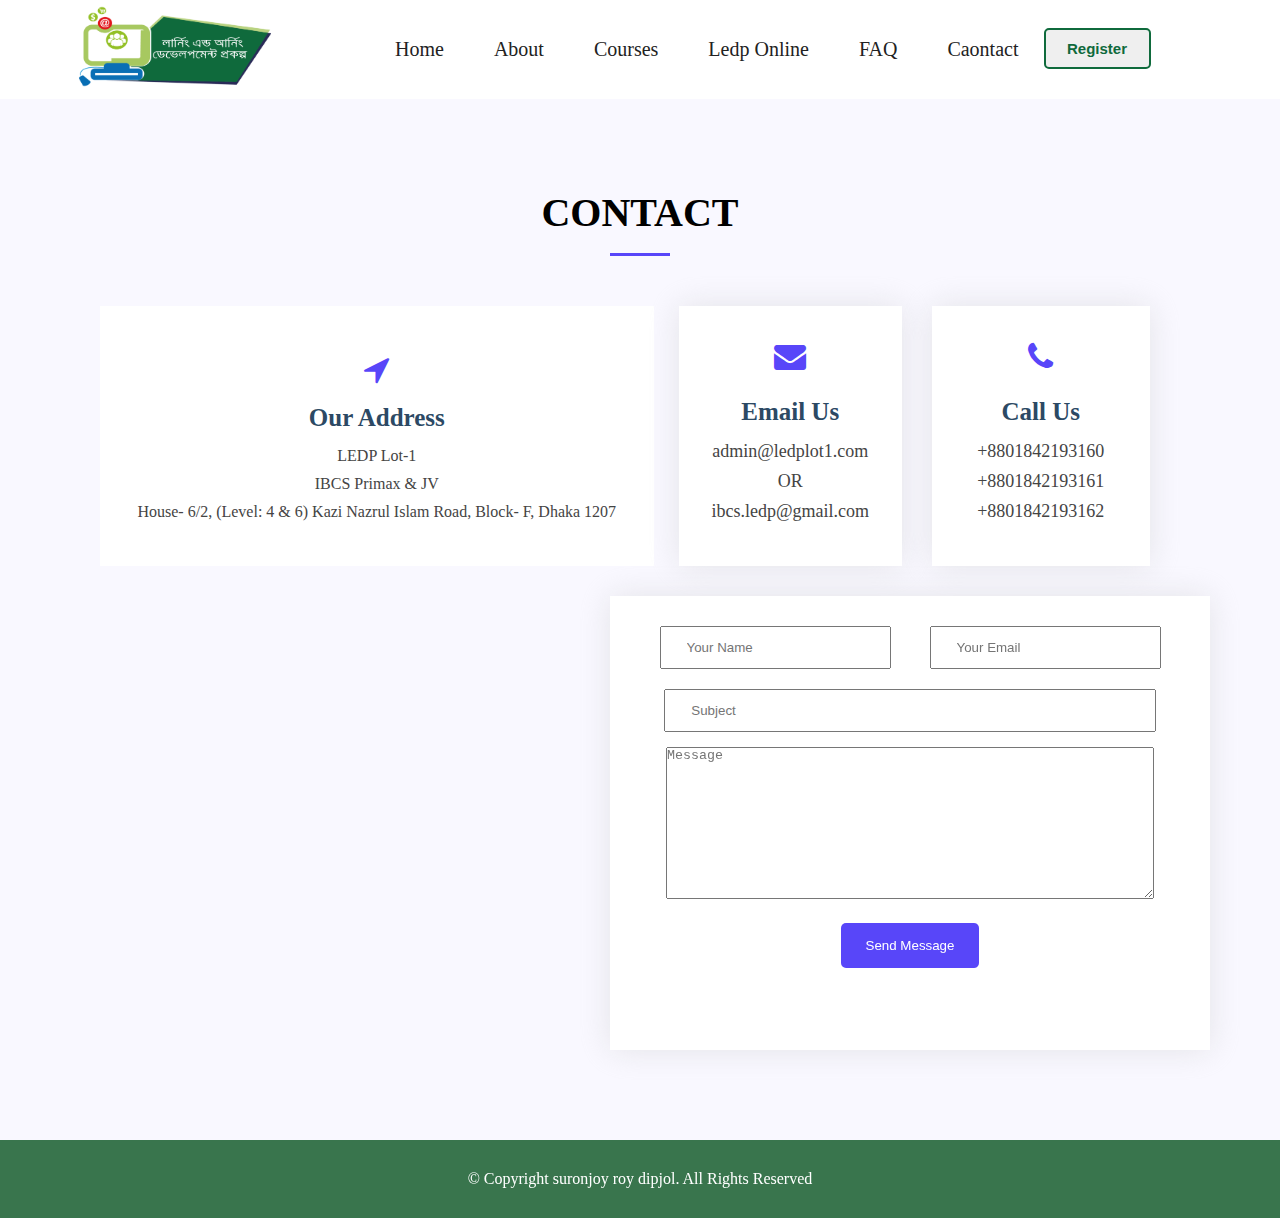
<file: Ledp web/contact.html>
<!DOCTYPE html>
<html lang="en">
<head>
    <meta charset="UTF-8">
    <meta name="viewport" content="width=device-width, initial-scale=1.0">
    <title>Ledp Project</title>
    <link rel="stylesheet" href="https://stackpath.bootstrapcdn.com/font-awesome/4.7.0/css/font-awesome.min.css" integrity="sha384-wvfXpqpZZVQGK6TAh5PVlGOfQNHSoD2xbE+QkPxCAFlNEevoEH3Sl0sibVcOQVnN" crossorigin="anonymous">
    <link rel="stylesheet" href="index.css">
</head>
<body>
    <!--This is header section start-->
    <header>
        <div class="container">
            <div class="nav-bar">
                <div class="logo-left">
                    <img src="img/logo.png" alt="">
                </div>
                <div class="menu-right">
                    <ul>
                        <li><a href="index.html">Home</a></li>
                        <li><a href="about.html">About</a></li>
                        <li><a href="courses.html">Courses</a></li>
                        <li><a href="ledp.html">Ledp Online</a></li>
                        <li><a href="faq.html">FAQ</a></li>
                        <li><a href="contact.html">Caontact</a></li>
                        <button class="btn-heder" type="submit"><a href="#">Register</a></button>
                    </ul>
                </div>
            </div>
        </div>
    </header>
 <!--This is header section end-->

 <!--Contact section start-->
<section class="contact-section">
<div class="container">
    <div class="section-title">
        <h2>CONTACT</h2>
    </div>
<div class="contact-wrapper">
    <div class="left-contact">
        <div class="info-box">
            <i class="fa fa-location-arrow" aria-hidden="true"></i>
            <h3>Our Address</h3>
            <p>LEDP Lot-1</p>
            <p>IBCS Primax &amp; JV</p>
            <p>House- 6/2, (Level: 4 &amp; 6) Kazi Nazrul Islam Road, Block- F, Dhaka 1207</p>
        </div>
    </div>
    <div class="single-contact">
        <div class="contact-1">
            <i class="fa fa-envelope" aria-hidden="true"></i>
            <h3>Email Us</h3>

            <p>admin@ledplot1.com</p>
            <p>OR</p>
            <p>ibcs.ledp@gmail.com</p>
        </div>
        <div class="contact-2">
           
                <i class="fa fa-phone" aria-hidden="true"></i>
                <h3>Call Us</h3>
                <p>+8801842193160</p>
                <p>+8801842193161</p>
                <p>+8801842193162</p>
            
        </div>
    </div>
    
</div>
<div class="map-contact-wrapp">
    <div class="left-map">
        <iframe src="https://www.google.com/maps/embed?pb=!1m18!1m12!1m3!1d3592.398863054174!2d88.6645530144966!3d25.790412113707195!2m3!1f0!2f0!3f0!3m2!1i1024!2i768!4f13.1!3m3!1m2!1s0x39e4ae5124e7dcf9%3A0x863b12214bd6170b!2sKantajew%20Temple!5e0!3m2!1sen!2sbd!4v1613535562967!5m2!1sen!2sbd" width="100%" height="450" frameborder="0" style="border:0;" allowfullscreen="" aria-hidden="false" tabindex="0"></iframe>
    </div>
    <div class="right-info">
<form action="#">
<div class="form-row">
<div class="input">
    <input type="text" name="name" class="form-control" id="name" placeholder="Your Name" data-rule="minlen:4" data-msg="Please enter at least 4 chars">
</div>
<div class="input">
    <input type="email" class="form-control" name="email" id="email" placeholder="Your Email" data-rule="email" data-msg="Please enter a valid email">
</div>

</div>
<div class="form-group">
    <input type="text" class="form-control" name="subject" id="subject" placeholder="Subject" data-rule="minlen:4" data-msg="Please enter at least 8 chars of subject">
</div>
<div class="form-group">
    <textarea class="form-control" name="message" rows="10" data-rule="required" data-msg="Please write something for us" placeholder="Message"></textarea>
</div>
</form>
        <div class="cont-button">
            <button type="submit">Send Message</button>
        </div>
    </div>
</div>

</div>

</section>
<footer>
    <div class="container">
        <p>© Copyright suronjoy roy dipjol. All Rights Reserved</p>
    </div>
</footer>
</body>
</html>
</file>
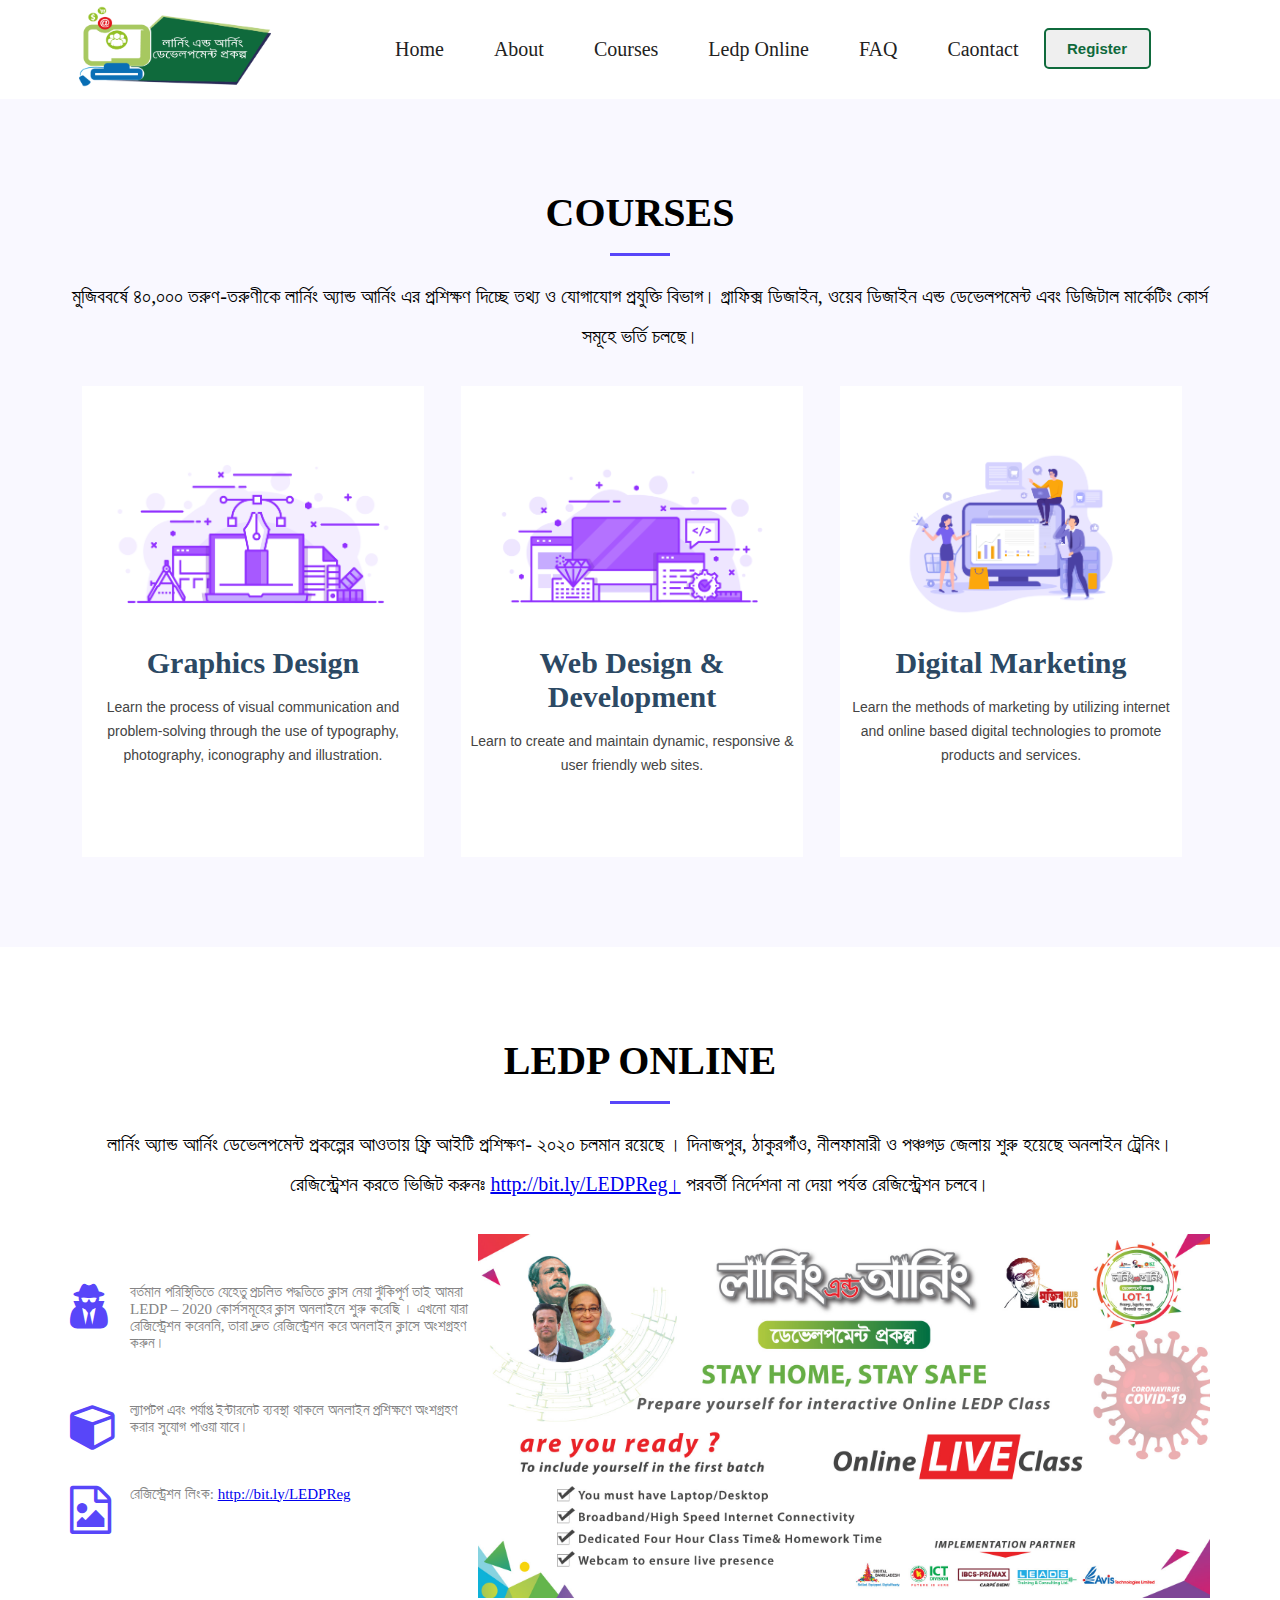
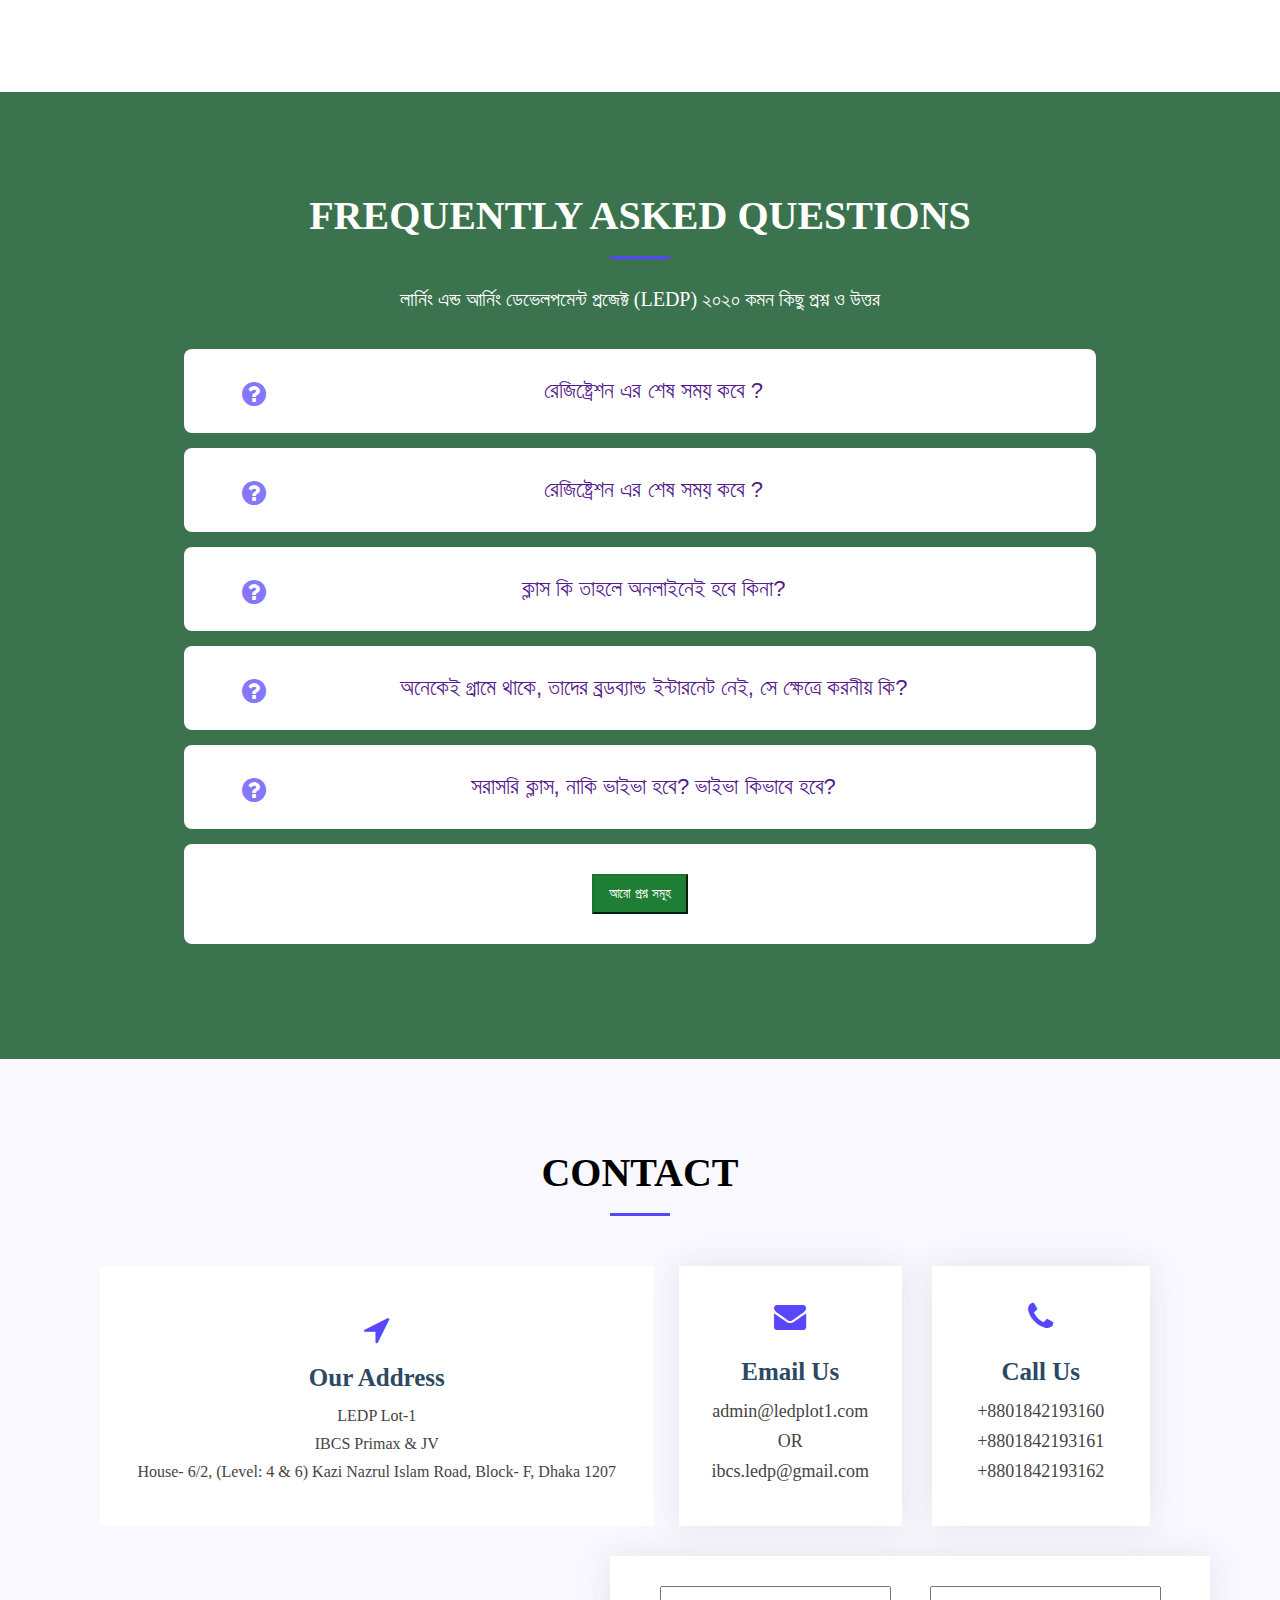
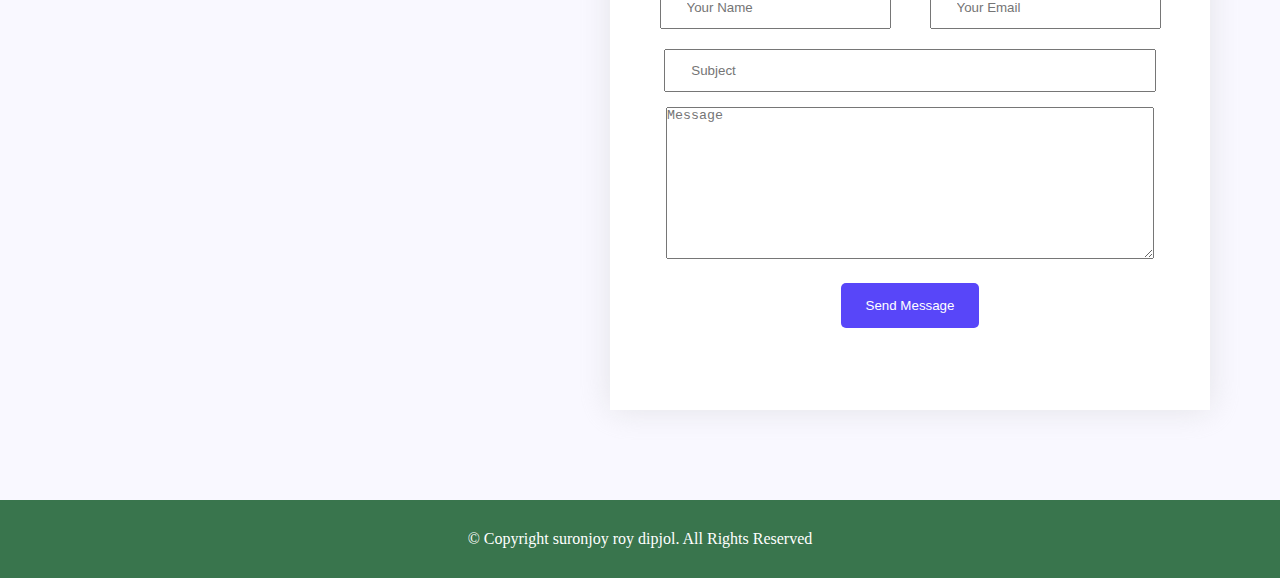
<file: Ledp web/courses.html>
<!DOCTYPE html>
<html lang="en">
<head>
    <meta charset="UTF-8">
    <meta name="viewport" content="width=device-width, initial-scale=1.0">
    <title>Ledp Project</title>
    <link rel="stylesheet" href="https://stackpath.bootstrapcdn.com/font-awesome/4.7.0/css/font-awesome.min.css" integrity="sha384-wvfXpqpZZVQGK6TAh5PVlGOfQNHSoD2xbE+QkPxCAFlNEevoEH3Sl0sibVcOQVnN" crossorigin="anonymous">
    <link rel="stylesheet" href="index.css">
</head>
<body>
    <!--This is header section start-->
    <header>
        <div class="container">
            <div class="nav-bar">
                <div class="logo-left">
                    <img src="img/logo.png" alt="">
                </div>
                <div class="menu-right">
                    <ul>
                        <li><a href="index.html">Home</a></li>
                        <li><a href="about.html">About</a></li>
                        <li><a href="courses.html">Courses</a></li>
                        <li><a href="ledp.html">Ledp Online</a></li>
                        <li><a href="faq.html">FAQ</a></li>
                        <li><a href="contact.html">Caontact</a></li>
                        <button class="btn-heder" type="submit"><a href="#">Register</a></button>
                    </ul>
                </div>
            </div>
        </div>
    </header>
 <!--This is header section end-->

 <!--Services section-->
<section class="services-section">
<div class="container">
    <div class="section-title">
        <h2>COURSES</h2>
        <p>মুজিববর্ষে ৪০,০০০ তরুণ-তরুণীকে লার্নিং অ্যান্ড আর্নিং এর প্রশিক্ষণ দিচ্ছে তথ্য ও যোগাযোগ প্রযুক্তি বিভাগ।
            গ্রাফিক্স ডিজাইন, ওয়েব ডিজাইন এন্ড ডেভেলপমেন্ট এবং ডিজিটাল মার্কেটিং কোর্স সমূহে ভর্তি চলছে।</p>
    </div>
    <div class="services-wrapper">
        <div class="single-services">
            <img src="img/graphic-design.png" alt="">
            <h2><a href="#">Graphics Design</a></h2>
            <p>Learn the process of visual communication and problem-solving through the use of typography, photography, iconography and illustration.</p>
        </div>
       
        <div class="single-services">
            <img src="img/web-design.png" alt="">
            <h2><a href="#">Web Design & Development</a></h2>
            <p>Learn to create and maintain dynamic, responsive & user friendly web sites.</p>
        </div>
       
        <div class="single-services">
            <img src="img/digital-marketing.png" alt="">
            <h2><a href="#">Digital Marketing</a></h2>
            <p>Learn the methods of marketing by utilizing internet and online based digital technologies to promote products and services.</p>
        </div>
       
    </div>
</div>
</section>
<!--Ledp class online-->
<section class="ledp-online">
<div class="container">
    <div class="section-title">
        <h2>LEDP ONLINE</h2>
        <p>লার্নিং অ্যান্ড আর্নিং ডেভেলপমেন্ট প্রকল্পের আওতায় ফ্রি আইটি প্রশিক্ষণ- ২০২০ চলমান রয়েছে । দিনাজপুর, ঠাকুরগাঁও, নীলফামারী ও পঞ্চগড় জেলায় শুরু হয়েছে অনলাইন ট্রেনিং।</p>
        <p>রেজিস্ট্রেশন করতে ভিজিট করুনঃ <a href="http://bit.ly/LEDPReg।">http://bit.ly/LEDPReg।</a>  পরবর্তী নির্দেশনা না দেয়া পর্যন্ত রেজিস্ট্রেশন চলবে।</p>
    </div>
    <div class="content-wrapper">
        <div class="left-icon-content">
            <div class="single-content">
                <div class="left-icon">
                    <i class="fa fa-user-secret" aria-hidden="true"></i>
                </div>
                <div class="right-content">
                    <p>বর্তমান পরিস্থিতিতে যেহেতু প্রচলিত পদ্ধতিতে ক্লাস নেয়া ঝুঁকিপূর্ণ তাই আমরা LEDP – 2020 কোর্সসমূহের ক্লাস অনলাইনে শুরু করেছি । এখনো যারা রেজিস্ট্রেশন করেননি, তারা দ্রুত রেজিস্ট্রেশন করে অনলাইন ক্লাসে অংশগ্রহণ করুন।</p>
                </div>
            </div>
            <div class="single-content">
                <div class="left-icon">
                   <i class="fa fa-cube" aria-hidden="true"></i>
                </div>
                <div class="right-content">
                    <p>ল্যাপটপ এবং পর্যাপ্ত ইন্টারনেট ব্যবস্থা থাকলে অনলাইন প্রশিক্ষণে অংশগ্রহণ করার সুযোগ পাওয়া যাবে।</p>
                </div>
            </div>
            <div class="single-content">
                <div class="left-icon">
                    <i class="fa fa-file-image-o" aria-hidden="true"></i>
                </div>
                <div class="right-content">
                    <p>রেজিস্ট্রেশন লিংক: <a href="http://bit.ly/LEDPReg">http://bit.ly/LEDPReg</a></p>
                </div>
            </div>
        </div>
        <div class="right-content-img">
            <img src="img/Online.jpg" alt="">
        </div>
    </div>
</div>
</section>
<section class="faq-section">
<div class="container">
    <div class="section-title">
        <h2>FREQUENTLY ASKED QUESTIONS</h2>
        <p>লার্নিং এন্ড আর্নিং ডেভেলপমেন্ট প্রজেক্ট (LEDP) ২০২০ কমন কিছু প্রশ্ন ও উত্তর</p>
    </div>
    <div class="faq-wrapper">
        <div class="single-faq">
            <div class="left-faq">
                <i class="fa fa-question-circle" aria-hidden="true"></i>
            </div>
            <div class="right-faq">
                <h2><a href="">রেজিষ্ট্রেশন এর শেষ সময় কবে ?  </a></h2>
            </div>
        </div>
        <div class="single-faq">
            <div class="left-faq">
                <i class="fa fa-question-circle" aria-hidden="true"></i>
            </div>
            <div class="right-faq">
                <h2><a href="">রেজিষ্ট্রেশন এর শেষ সময় কবে ?  </a></h2>
            </div>
        </div>
        <div class="single-faq">
            <div class="left-faq">
                <i class="fa fa-question-circle" aria-hidden="true"></i>
            </div>
            <div class="right-faq">
                <h2><a href="">ক্লাস কি তাহলে অনলাইনেই হবে কিনা?   </a></h2>
            </div>
        </div>
        <div class="single-faq">
            <div class="left-faq">
                <i class="fa fa-question-circle" aria-hidden="true"></i>
            </div>
            <div class="right-faq">
                <h2><a href="">অনেকেই গ্রামে থাকে, তাদের ব্রডব্যান্ড ইন্টারনেট নেই, সে ক্ষেত্রে করনীয় কি?   </a></h2>
            </div>
        </div>
        <div class="single-faq">
            <div class="left-faq">
                <i class="fa fa-question-circle" aria-hidden="true"></i>
            </div>
            <div class="right-faq">
                <h2><a href="">সরাসরি ক্লাস, নাকি ভাইভা হবে? ভাইভা কিভাবে হবে?</a></h2>
            </div>
        </div>
        <div class="single-faq">
            <h2><button class="btn btn-success text-center" data-toggle="modal" data-target="#staticBackdrop">আরো প্রশ্ন সমূহ</button></h2>
        </div>
    </div>
</div>
</section>
<!--Contact section start-->
<section class="contact-section">
<div class="container">
    <div class="section-title">
        <h2>CONTACT</h2>
    </div>
<div class="contact-wrapper">
    <div class="left-contact">
        <div class="info-box">
            <i class="fa fa-location-arrow" aria-hidden="true"></i>
            <h3>Our Address</h3>
            <p>LEDP Lot-1</p>
            <p>IBCS Primax &amp; JV</p>
            <p>House- 6/2, (Level: 4 &amp; 6) Kazi Nazrul Islam Road, Block- F, Dhaka 1207</p>
        </div>
    </div>
    <div class="single-contact">
        <div class="contact-1">
            <i class="fa fa-envelope" aria-hidden="true"></i>
            <h3>Email Us</h3>

            <p>admin@ledplot1.com</p>
            <p>OR</p>
            <p>ibcs.ledp@gmail.com</p>
        </div>
        <div class="contact-2">
           
                <i class="fa fa-phone" aria-hidden="true"></i>
                <h3>Call Us</h3>
                <p>+8801842193160</p>
                <p>+8801842193161</p>
                <p>+8801842193162</p>
            
        </div>
    </div>
    
</div>
<div class="map-contact-wrapp">
    <div class="left-map">
        <iframe src="https://www.google.com/maps/embed?pb=!1m18!1m12!1m3!1d3592.398863054174!2d88.6645530144966!3d25.790412113707195!2m3!1f0!2f0!3f0!3m2!1i1024!2i768!4f13.1!3m3!1m2!1s0x39e4ae5124e7dcf9%3A0x863b12214bd6170b!2sKantajew%20Temple!5e0!3m2!1sen!2sbd!4v1613535562967!5m2!1sen!2sbd" width="100%" height="450" frameborder="0" style="border:0;" allowfullscreen="" aria-hidden="false" tabindex="0"></iframe>
    </div>
    <div class="right-info">
<form action="#">
<div class="form-row">
<div class="input">
    <input type="text" name="name" class="form-control" id="name" placeholder="Your Name" data-rule="minlen:4" data-msg="Please enter at least 4 chars">
</div>
<div class="input">
    <input type="email" class="form-control" name="email" id="email" placeholder="Your Email" data-rule="email" data-msg="Please enter a valid email">
</div>

</div>
<div class="form-group">
    <input type="text" class="form-control" name="subject" id="subject" placeholder="Subject" data-rule="minlen:4" data-msg="Please enter at least 8 chars of subject">
</div>
<div class="form-group">
    <textarea class="form-control" name="message" rows="10" data-rule="required" data-msg="Please write something for us" placeholder="Message"></textarea>
</div>
</form>
        <div class="cont-button">
            <button type="submit">Send Message</button>
        </div>
    </div>
</div>

</div>

</section>
<footer>
    <div class="container">
        <p>© Copyright suronjoy roy dipjol. All Rights Reserved</p>
    </div>
</footer>
</body>
</html>
</file>
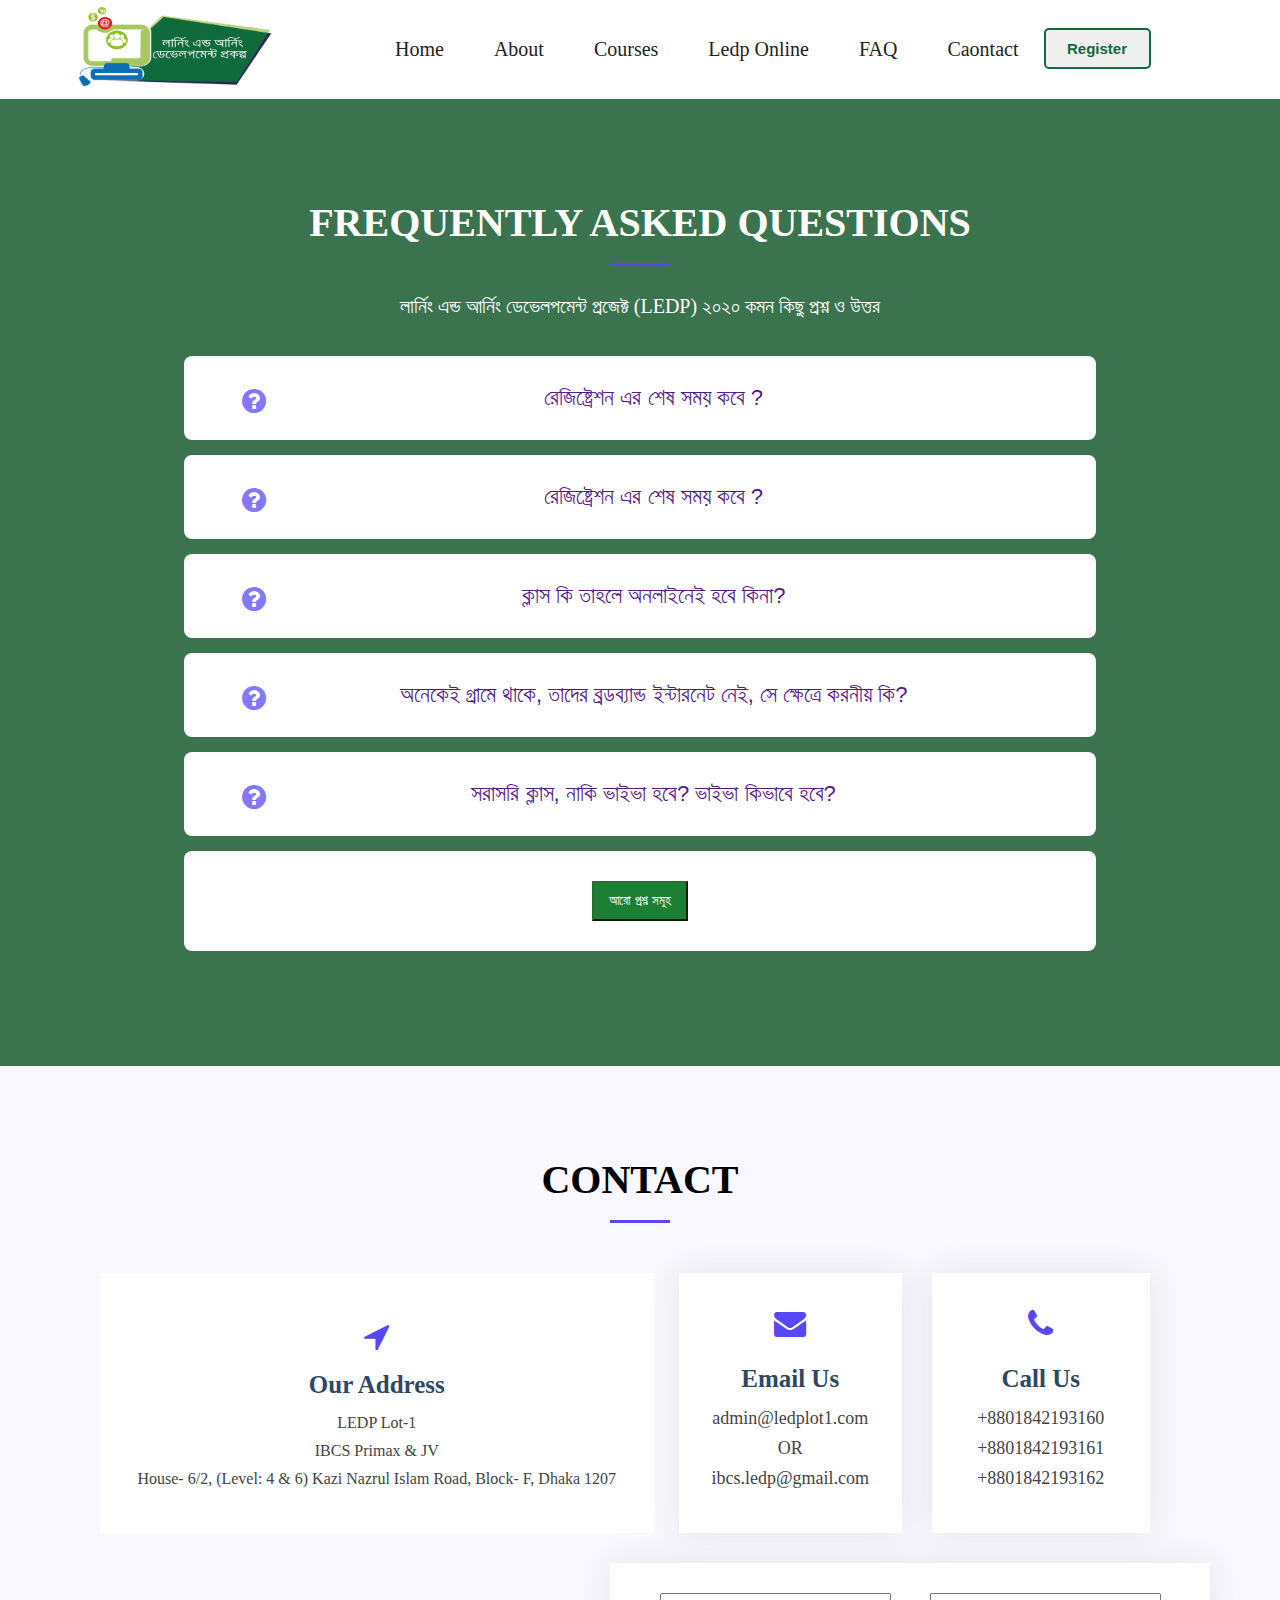
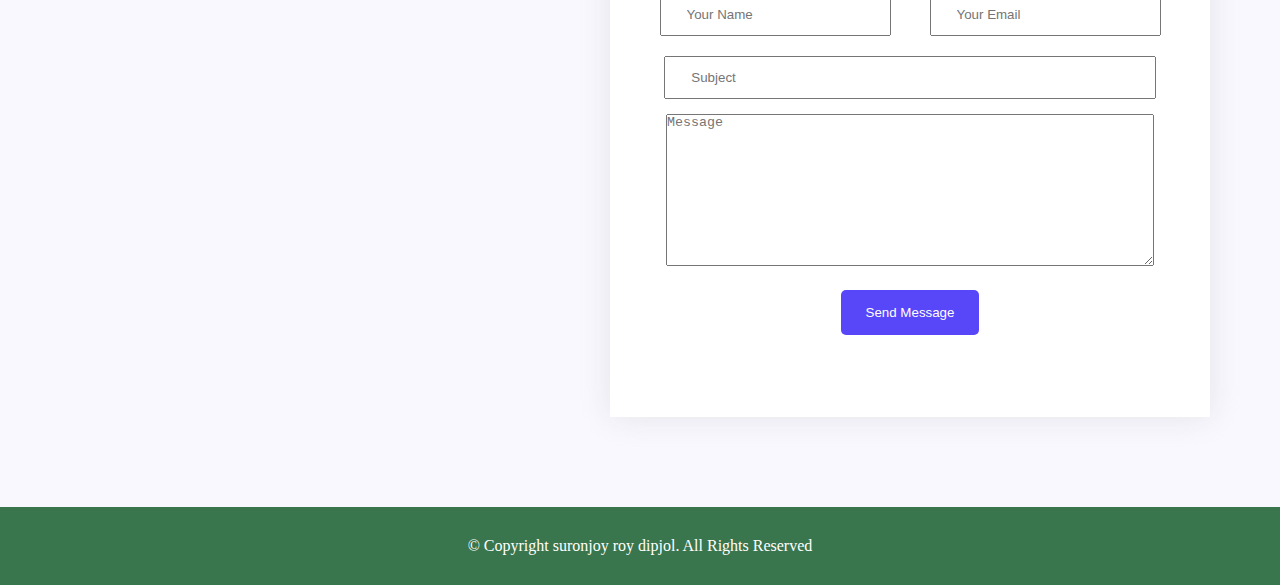
<file: Ledp web/faq.html>
<!DOCTYPE html>
<html lang="en">
<head>
    <meta charset="UTF-8">
    <meta name="viewport" content="width=device-width, initial-scale=1.0">
    <title>Ledp Project</title>
    <link rel="stylesheet" href="https://stackpath.bootstrapcdn.com/font-awesome/4.7.0/css/font-awesome.min.css" integrity="sha384-wvfXpqpZZVQGK6TAh5PVlGOfQNHSoD2xbE+QkPxCAFlNEevoEH3Sl0sibVcOQVnN" crossorigin="anonymous">
    <link rel="stylesheet" href="index.css">
</head>
<body>
    <!--This is header section start-->
    <header>
        <div class="container">
            <div class="nav-bar">
                <div class="logo-left">
                    <img src="img/logo.png" alt="">
                </div>
                <div class="menu-right">
                    <ul>
                        <li><a href="index.html">Home</a></li>
                        <li><a href="about.html">About</a></li>
                        <li><a href="courses.html">Courses</a></li>
                        <li><a href="ledp.html">Ledp Online</a></li>
                        <li><a href="faq.html">FAQ</a></li>
                        <li><a href="contact.html">Caontact</a></li>
                        <button class="btn-heder" type="submit"><a href="#">Register</a></button>
                    </ul>
                </div>
            </div>
        </div>
    </header>
 <!--This is header section end-->

 

<section class="faq-section">
<div class="container">
    <div class="section-title">
        <h2>FREQUENTLY ASKED QUESTIONS</h2>
        <p>লার্নিং এন্ড আর্নিং ডেভেলপমেন্ট প্রজেক্ট (LEDP) ২০২০ কমন কিছু প্রশ্ন ও উত্তর</p>
    </div>
    <div class="faq-wrapper">
        <div class="single-faq">
            <div class="left-faq">
                <i class="fa fa-question-circle" aria-hidden="true"></i>
            </div>
            <div class="right-faq">
                <h2><a href="">রেজিষ্ট্রেশন এর শেষ সময় কবে ?  </a></h2>
            </div>
        </div>
        <div class="single-faq">
            <div class="left-faq">
                <i class="fa fa-question-circle" aria-hidden="true"></i>
            </div>
            <div class="right-faq">
                <h2><a href="">রেজিষ্ট্রেশন এর শেষ সময় কবে ?  </a></h2>
            </div>
        </div>
        <div class="single-faq">
            <div class="left-faq">
                <i class="fa fa-question-circle" aria-hidden="true"></i>
            </div>
            <div class="right-faq">
                <h2><a href="">ক্লাস কি তাহলে অনলাইনেই হবে কিনা?   </a></h2>
            </div>
        </div>
        <div class="single-faq">
            <div class="left-faq">
                <i class="fa fa-question-circle" aria-hidden="true"></i>
            </div>
            <div class="right-faq">
                <h2><a href="">অনেকেই গ্রামে থাকে, তাদের ব্রডব্যান্ড ইন্টারনেট নেই, সে ক্ষেত্রে করনীয় কি?   </a></h2>
            </div>
        </div>
        <div class="single-faq">
            <div class="left-faq">
                <i class="fa fa-question-circle" aria-hidden="true"></i>
            </div>
            <div class="right-faq">
                <h2><a href="">সরাসরি ক্লাস, নাকি ভাইভা হবে? ভাইভা কিভাবে হবে?</a></h2>
            </div>
        </div>
        <div class="single-faq">
            <h2><button class="btn btn-success text-center" data-toggle="modal" data-target="#staticBackdrop">আরো প্রশ্ন সমূহ</button></h2>
        </div>
    </div>
</div>
</section>
<!--Contact section start-->
<section class="contact-section">
<div class="container">
    <div class="section-title">
        <h2>CONTACT</h2>
    </div>
<div class="contact-wrapper">
    <div class="left-contact">
        <div class="info-box">
            <i class="fa fa-location-arrow" aria-hidden="true"></i>
            <h3>Our Address</h3>
            <p>LEDP Lot-1</p>
            <p>IBCS Primax &amp; JV</p>
            <p>House- 6/2, (Level: 4 &amp; 6) Kazi Nazrul Islam Road, Block- F, Dhaka 1207</p>
        </div>
    </div>
    <div class="single-contact">
        <div class="contact-1">
            <i class="fa fa-envelope" aria-hidden="true"></i>
            <h3>Email Us</h3>

            <p>admin@ledplot1.com</p>
            <p>OR</p>
            <p>ibcs.ledp@gmail.com</p>
        </div>
        <div class="contact-2">
           
                <i class="fa fa-phone" aria-hidden="true"></i>
                <h3>Call Us</h3>
                <p>+8801842193160</p>
                <p>+8801842193161</p>
                <p>+8801842193162</p>
            
        </div>
    </div>
    
</div>
<div class="map-contact-wrapp">
    <div class="left-map">
        <iframe src="https://www.google.com/maps/embed?pb=!1m18!1m12!1m3!1d3592.398863054174!2d88.6645530144966!3d25.790412113707195!2m3!1f0!2f0!3f0!3m2!1i1024!2i768!4f13.1!3m3!1m2!1s0x39e4ae5124e7dcf9%3A0x863b12214bd6170b!2sKantajew%20Temple!5e0!3m2!1sen!2sbd!4v1613535562967!5m2!1sen!2sbd" width="100%" height="450" frameborder="0" style="border:0;" allowfullscreen="" aria-hidden="false" tabindex="0"></iframe>
    </div>
    <div class="right-info">
<form action="#">
<div class="form-row">
<div class="input">
    <input type="text" name="name" class="form-control" id="name" placeholder="Your Name" data-rule="minlen:4" data-msg="Please enter at least 4 chars">
</div>
<div class="input">
    <input type="email" class="form-control" name="email" id="email" placeholder="Your Email" data-rule="email" data-msg="Please enter a valid email">
</div>

</div>
<div class="form-group">
    <input type="text" class="form-control" name="subject" id="subject" placeholder="Subject" data-rule="minlen:4" data-msg="Please enter at least 8 chars of subject">
</div>
<div class="form-group">
    <textarea class="form-control" name="message" rows="10" data-rule="required" data-msg="Please write something for us" placeholder="Message"></textarea>
</div>
</form>
        <div class="cont-button">
            <button type="submit">Send Message</button>
        </div>
    </div>
</div>

</div>

</section>
<footer>
    <div class="container">
        <p>© Copyright suronjoy roy dipjol. All Rights Reserved</p>
    </div>
</footer>
</body>
</html>
</file>
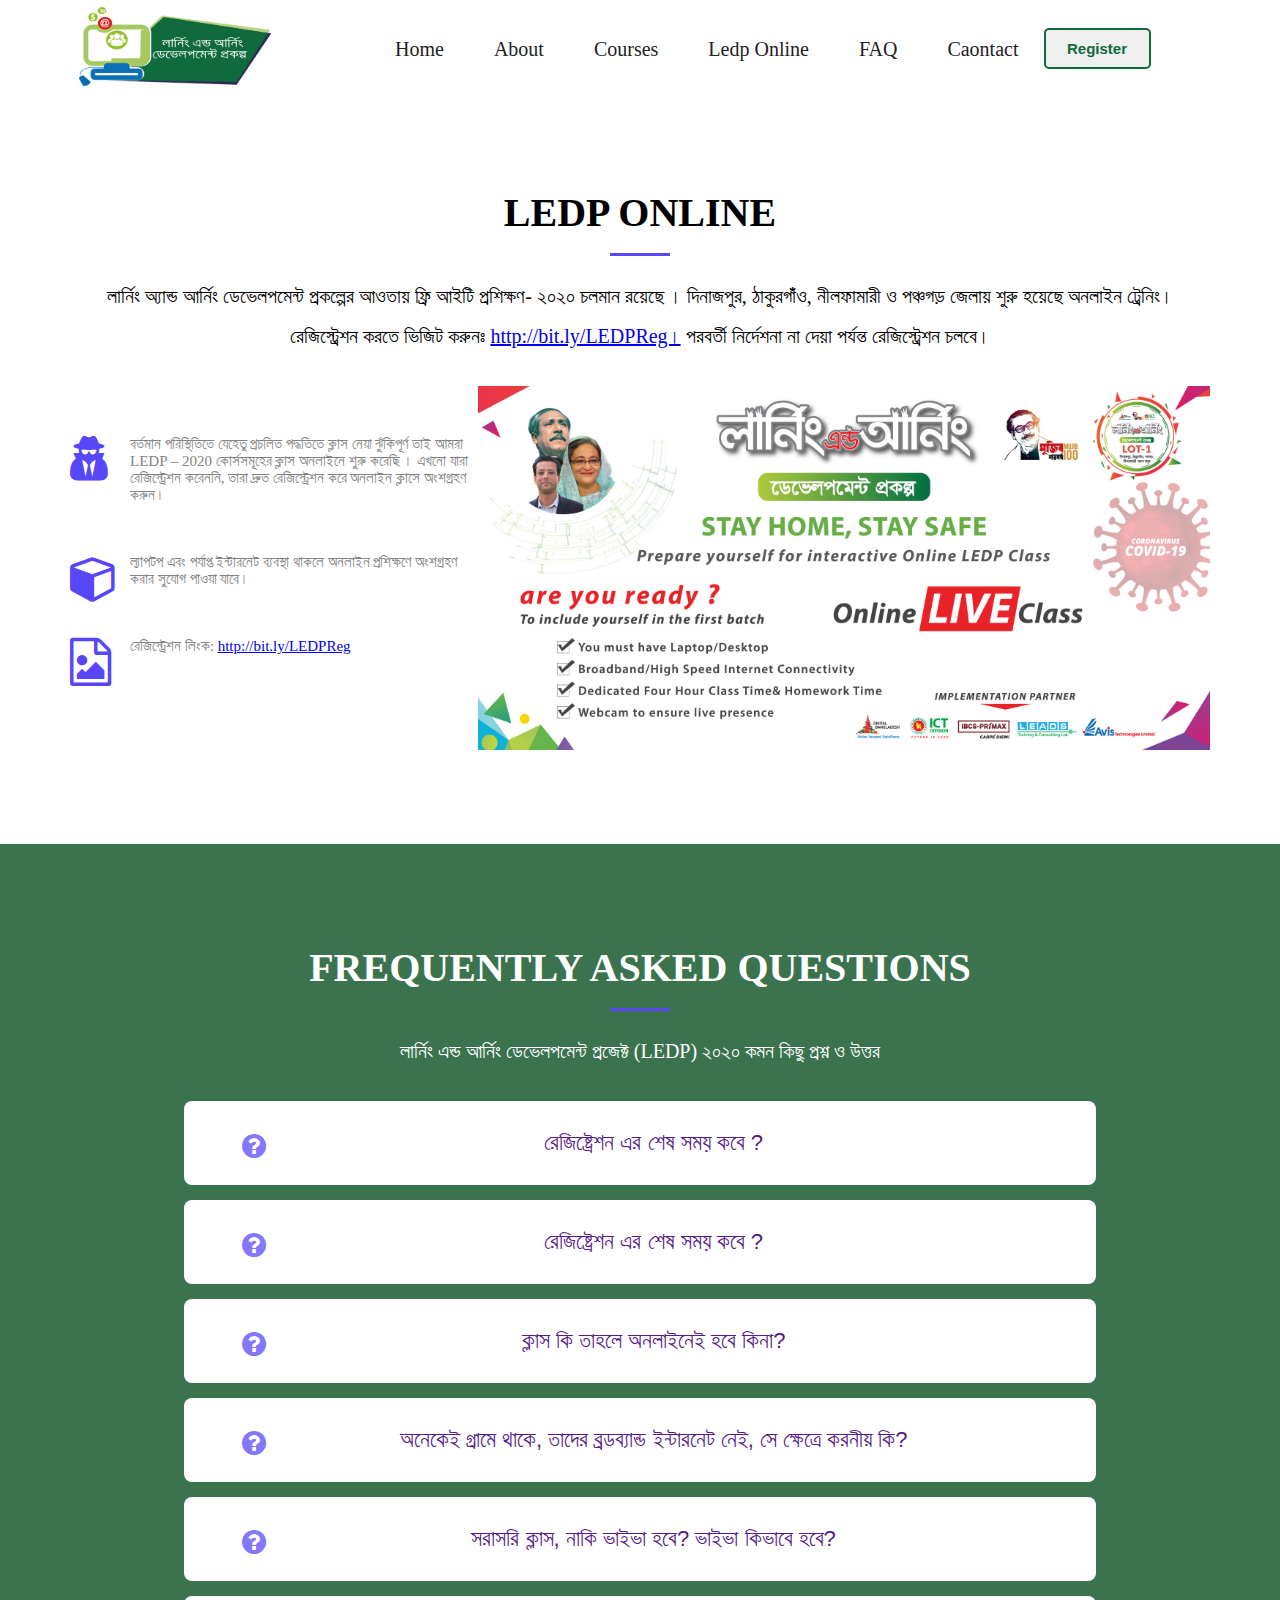
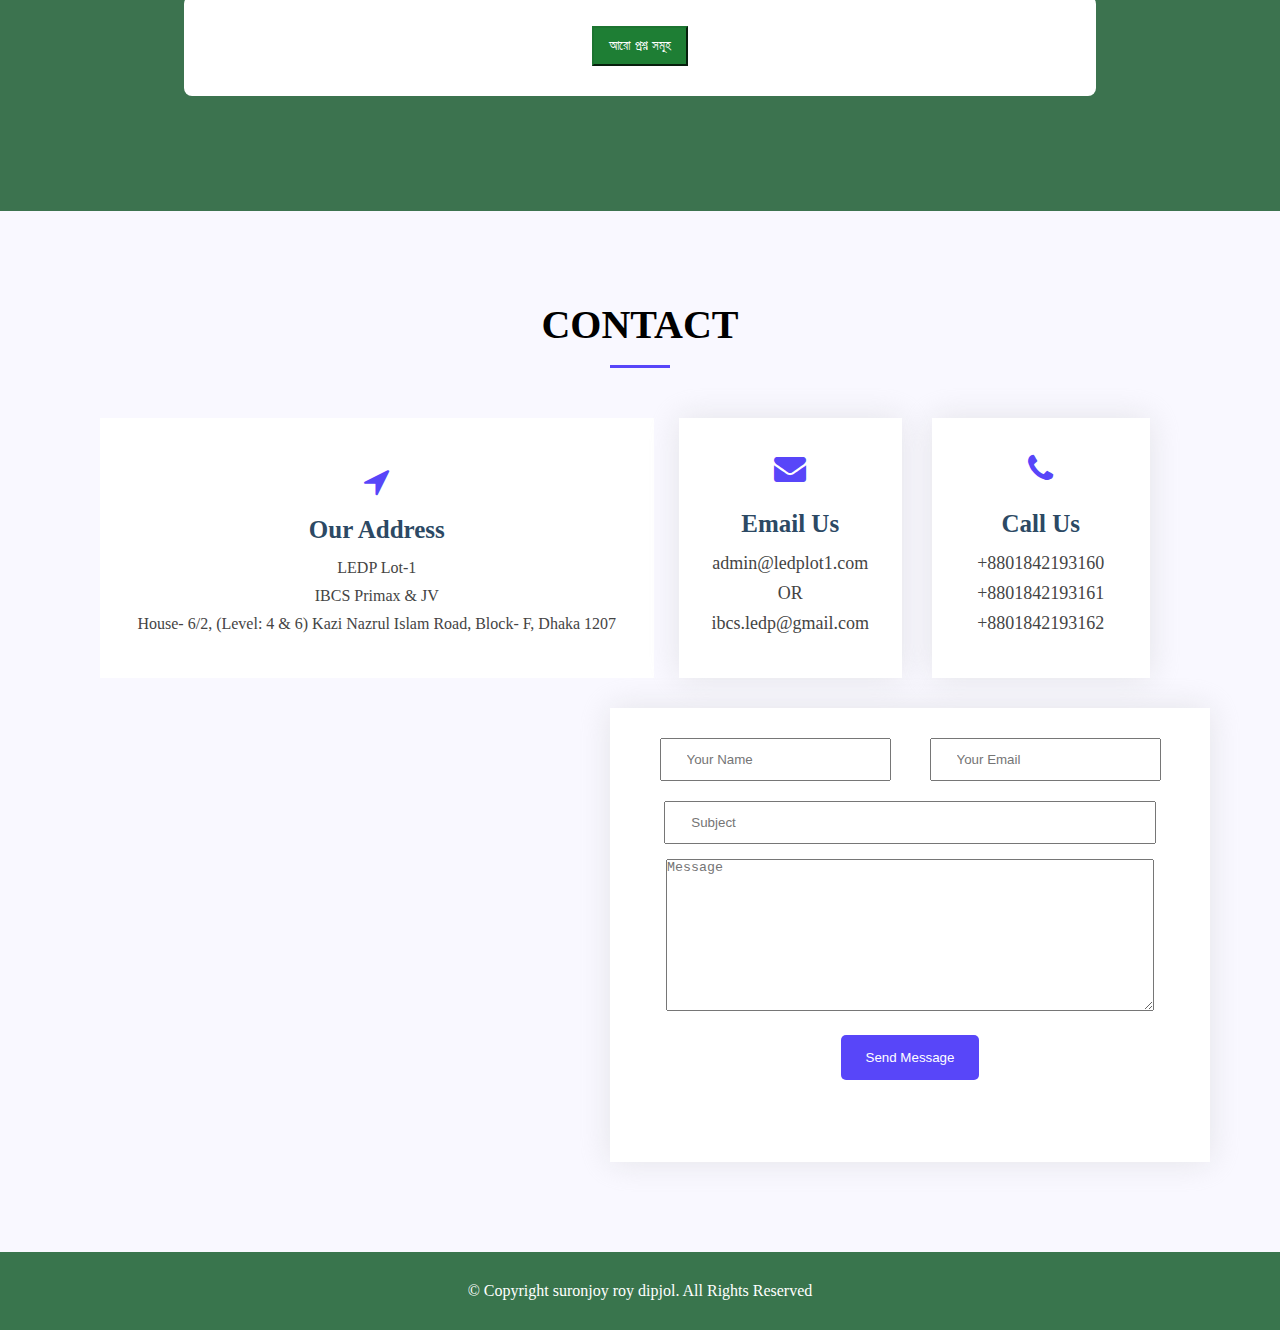
<file: Ledp web/ledp.html>
<!DOCTYPE html>
<html lang="en">
<head>
    <meta charset="UTF-8">
    <meta name="viewport" content="width=device-width, initial-scale=1.0">
    <title>Ledp Project</title>
    <link rel="stylesheet" href="https://stackpath.bootstrapcdn.com/font-awesome/4.7.0/css/font-awesome.min.css" integrity="sha384-wvfXpqpZZVQGK6TAh5PVlGOfQNHSoD2xbE+QkPxCAFlNEevoEH3Sl0sibVcOQVnN" crossorigin="anonymous">
    <link rel="stylesheet" href="index.css">
</head>
<body>
    <!--This is header section start-->
    <header>
        <div class="container">
            <div class="nav-bar">
                <div class="logo-left">
                    <img src="img/logo.png" alt="">
                </div>
                <div class="menu-right">
                    <ul>
                        <li><a href="index.html">Home</a></li>
                        <li><a href="about.html">About</a></li>
                        <li><a href="courses.html">Courses</a></li>
                        <li><a href="ledp.html">Ledp Online</a></li>
                        <li><a href="faq.html">FAQ</a></li>
                        <li><a href="contact.html">Caontact</a></li>
                        <button class="btn-heder" type="submit"><a href="#">Register</a></button>
                    </ul>
                </div>
            </div>
        </div>
    </header>
 <!--This is header section end-->

 
<!--Ledp class online-->
<section class="ledp-online">
<div class="container">
    <div class="section-title">
        <h2>LEDP ONLINE</h2>
        <p>লার্নিং অ্যান্ড আর্নিং ডেভেলপমেন্ট প্রকল্পের আওতায় ফ্রি আইটি প্রশিক্ষণ- ২০২০ চলমান রয়েছে । দিনাজপুর, ঠাকুরগাঁও, নীলফামারী ও পঞ্চগড় জেলায় শুরু হয়েছে অনলাইন ট্রেনিং।</p>
        <p>রেজিস্ট্রেশন করতে ভিজিট করুনঃ <a href="http://bit.ly/LEDPReg।">http://bit.ly/LEDPReg।</a>  পরবর্তী নির্দেশনা না দেয়া পর্যন্ত রেজিস্ট্রেশন চলবে।</p>
    </div>
    <div class="content-wrapper">
        <div class="left-icon-content">
            <div class="single-content">
                <div class="left-icon">
                    <i class="fa fa-user-secret" aria-hidden="true"></i>
                </div>
                <div class="right-content">
                    <p>বর্তমান পরিস্থিতিতে যেহেতু প্রচলিত পদ্ধতিতে ক্লাস নেয়া ঝুঁকিপূর্ণ তাই আমরা LEDP – 2020 কোর্সসমূহের ক্লাস অনলাইনে শুরু করেছি । এখনো যারা রেজিস্ট্রেশন করেননি, তারা দ্রুত রেজিস্ট্রেশন করে অনলাইন ক্লাসে অংশগ্রহণ করুন।</p>
                </div>
            </div>
            <div class="single-content">
                <div class="left-icon">
                   <i class="fa fa-cube" aria-hidden="true"></i>
                </div>
                <div class="right-content">
                    <p>ল্যাপটপ এবং পর্যাপ্ত ইন্টারনেট ব্যবস্থা থাকলে অনলাইন প্রশিক্ষণে অংশগ্রহণ করার সুযোগ পাওয়া যাবে।</p>
                </div>
            </div>
            <div class="single-content">
                <div class="left-icon">
                    <i class="fa fa-file-image-o" aria-hidden="true"></i>
                </div>
                <div class="right-content">
                    <p>রেজিস্ট্রেশন লিংক: <a href="http://bit.ly/LEDPReg">http://bit.ly/LEDPReg</a></p>
                </div>
            </div>
        </div>
        <div class="right-content-img">
            <img src="img/Online.jpg" alt="">
        </div>
    </div>
</div>
</section>
<section class="faq-section">
<div class="container">
    <div class="section-title">
        <h2>FREQUENTLY ASKED QUESTIONS</h2>
        <p>লার্নিং এন্ড আর্নিং ডেভেলপমেন্ট প্রজেক্ট (LEDP) ২০২০ কমন কিছু প্রশ্ন ও উত্তর</p>
    </div>
    <div class="faq-wrapper">
        <div class="single-faq">
            <div class="left-faq">
                <i class="fa fa-question-circle" aria-hidden="true"></i>
            </div>
            <div class="right-faq">
                <h2><a href="">রেজিষ্ট্রেশন এর শেষ সময় কবে ?  </a></h2>
            </div>
        </div>
        <div class="single-faq">
            <div class="left-faq">
                <i class="fa fa-question-circle" aria-hidden="true"></i>
            </div>
            <div class="right-faq">
                <h2><a href="">রেজিষ্ট্রেশন এর শেষ সময় কবে ?  </a></h2>
            </div>
        </div>
        <div class="single-faq">
            <div class="left-faq">
                <i class="fa fa-question-circle" aria-hidden="true"></i>
            </div>
            <div class="right-faq">
                <h2><a href="">ক্লাস কি তাহলে অনলাইনেই হবে কিনা?   </a></h2>
            </div>
        </div>
        <div class="single-faq">
            <div class="left-faq">
                <i class="fa fa-question-circle" aria-hidden="true"></i>
            </div>
            <div class="right-faq">
                <h2><a href="">অনেকেই গ্রামে থাকে, তাদের ব্রডব্যান্ড ইন্টারনেট নেই, সে ক্ষেত্রে করনীয় কি?   </a></h2>
            </div>
        </div>
        <div class="single-faq">
            <div class="left-faq">
                <i class="fa fa-question-circle" aria-hidden="true"></i>
            </div>
            <div class="right-faq">
                <h2><a href="">সরাসরি ক্লাস, নাকি ভাইভা হবে? ভাইভা কিভাবে হবে?</a></h2>
            </div>
        </div>
        <div class="single-faq">
            <h2><button class="btn btn-success text-center" data-toggle="modal" data-target="#staticBackdrop">আরো প্রশ্ন সমূহ</button></h2>
        </div>
    </div>
</div>
</section>
<!--Contact section start-->
<section class="contact-section">
<div class="container">
    <div class="section-title">
        <h2>CONTACT</h2>
    </div>
<div class="contact-wrapper">
    <div class="left-contact">
        <div class="info-box">
            <i class="fa fa-location-arrow" aria-hidden="true"></i>
            <h3>Our Address</h3>
            <p>LEDP Lot-1</p>
            <p>IBCS Primax &amp; JV</p>
            <p>House- 6/2, (Level: 4 &amp; 6) Kazi Nazrul Islam Road, Block- F, Dhaka 1207</p>
        </div>
    </div>
    <div class="single-contact">
        <div class="contact-1">
            <i class="fa fa-envelope" aria-hidden="true"></i>
            <h3>Email Us</h3>

            <p>admin@ledplot1.com</p>
            <p>OR</p>
            <p>ibcs.ledp@gmail.com</p>
        </div>
        <div class="contact-2">
           
                <i class="fa fa-phone" aria-hidden="true"></i>
                <h3>Call Us</h3>
                <p>+8801842193160</p>
                <p>+8801842193161</p>
                <p>+8801842193162</p>
            
        </div>
    </div>
    
</div>
<div class="map-contact-wrapp">
    <div class="left-map">
        <iframe src="https://www.google.com/maps/embed?pb=!1m18!1m12!1m3!1d3592.398863054174!2d88.6645530144966!3d25.790412113707195!2m3!1f0!2f0!3f0!3m2!1i1024!2i768!4f13.1!3m3!1m2!1s0x39e4ae5124e7dcf9%3A0x863b12214bd6170b!2sKantajew%20Temple!5e0!3m2!1sen!2sbd!4v1613535562967!5m2!1sen!2sbd" width="100%" height="450" frameborder="0" style="border:0;" allowfullscreen="" aria-hidden="false" tabindex="0"></iframe>
    </div>
    <div class="right-info">
<form action="#">
<div class="form-row">
<div class="input">
    <input type="text" name="name" class="form-control" id="name" placeholder="Your Name" data-rule="minlen:4" data-msg="Please enter at least 4 chars">
</div>
<div class="input">
    <input type="email" class="form-control" name="email" id="email" placeholder="Your Email" data-rule="email" data-msg="Please enter a valid email">
</div>

</div>
<div class="form-group">
    <input type="text" class="form-control" name="subject" id="subject" placeholder="Subject" data-rule="minlen:4" data-msg="Please enter at least 8 chars of subject">
</div>
<div class="form-group">
    <textarea class="form-control" name="message" rows="10" data-rule="required" data-msg="Please write something for us" placeholder="Message"></textarea>
</div>
</form>
        <div class="cont-button">
            <button type="submit">Send Message</button>
        </div>
    </div>
</div>

</div>

</section>
<footer>
    <div class="container">
        <p>© Copyright suronjoy roy dipjol. All Rights Reserved</p>
    </div>
</footer>
</body>
</html>
</file>
<file: Ledp web/index.css>
*{margin: 0;
    padding: 0;
    }
    section{
        padding: 50px 0px;
    /* This is header section */
    }
    .container {
        width: 1140px;
        margin: auto;
    }
    
    .nav-bar {
        display: flex;
    }
    
    .logo-left {
        width: 300px;
    }
    
    .logo-left img {
        max-width: 70%;
    }
    
    .menu-right {
        width: 838px;
    }
    .menu-right ul {
        list-style: none;
    }
    
    .menu-right ul li {
        float: left;
    }
    
    .menu-right ul li a {
        text-decoration: none;
        font-size: 20px;
        display: block;
        padding: 38px 25px;
        color: #222;
        transition: all 0.5s;
    }
    .menu-right ul li:hover a{
        color: #0f6a3c;
        text-decoration: underline;
    }
    .btn-heder a {
        text-decoration: none;
        font-size: 15px;
        color: #0f6a3c;
        font-weight: 600;
    }
    
    button.btn-heder {
        width: 107px;
        margin-top: 28px;
        padding: 10px 0;
        border: 2px solid #0f6a3c;
        border-radius: 5px;
    }
    /* This is header section */

    /* This is slider css start */
    section.slider-home {
        background-color: #408458;
        padding: 100px 0px;
    }
    .main-slider {
        display: flex;
    }
    
    .right-img img {
        max-width: 50%;
    }
    
    .right-img {
        text-align: center;
    }
    .left-content {
        width: 100%;
        margin-left: 100px;
    }
    
    .left-content h1 {
        font-size: 45px;
        color: #fff;
        font-weight: bold;
        margin-top: 30px;
        margin-bottom: 20px;
    }
    
    .left-content h2 {
        font-size: 22px;
        color: #ffffffc2;
        font-weight: normal;
    }
    .button {
        border: 2px solid #fff;
        width: 100px;
        text-align: center;
        padding: 12px;
        border-radius: 5px;
        margin-top: 20px;
    }
    
    .button a {
        text-decoration: none;
        color: #fff;
        font-size: 20px;
        font-weight: 600;
        transition: all 0.5s;
    }
    .button a:hover{
        color: #5846f9;
    }
    /* This is slider css end */
    /* This is about css start */
    .home-about {
        display: flex;
    }
    .about-img img {width: 500px;}
    .about-img {
        margin-top: 60px;
    }
.about-description {
    margin-top: 50px;
}

.about-description h3 {
    font-weight: 600;
    font-size: 32px;
    color: #2c4964;
    margin-bottom: 10px;
}

p.font-italic {
    color: #444;
    font-size: 18px;
    font-style: italic;
    margin-bottom: 12px;
}
.about-description h4 {
    color: #444;
    font-weight: normal;
    margin-bottom: 15px;
}

.about-description ul li {
    line-height: 35px;
    color: #444;
}
    /* This is about css end */
    /* This is counter css start */
    section.counter-section {
        background: #24674a;
    }
    
    .counter-wrapper {
        display: flex;
        text-align: center;
    }
    
    .counter-1 {
        width: 250px;
    }
    .counter-1 span {
        font-size: 48px;
        display: block;
        color: #fff;
        font-weight: 600;
        font-family: "Poppins", sans-serif;
    }
    
    .counter-1 p {
        padding: 0;
        margin: 0 0 20px 0;
        font-size: 15px;
        color: rgba(255, 255, 255, 0.8);
    }
    /* This is counter css end */
    /*services section css */
    section.services-section {
        background-color: #f9f8ff;
        padding: 90px 0;
    }
    
    .section-title {
        text-align: center;
        padding-bottom: 30px;
    }
    
    .section-title h2 {
        font-size: 40px;
        font-weight: bold;
        text-transform: uppercase;
        margin-bottom: 20px;
        padding-bottom: 20px;
        position: relative;
    }
    .section-title h2::after {
        content: '';
        position: absolute;
        display: block;
        width: 60px;
        height: 3px;
        background: #5846f9;
        left: 540px;
        bottom: 0;
    }
    .services-wrapper {
        display: flex;
    }
    .section-title p {
        font-size: 20px;
        line-height: 40px;
    }
    .single-services img {
        width: 100%;
    }
    
    .single-services {
        width: 30%;
        text-align: center;
        background-color: #fff;
        padding-bottom: 80px;
        padding-top: 50px;
        margin-right: 25px;
        margin-left: 12px;
    }
    .single-services h2 {
        font-weight: 600;
        margin: 10px 0 15px 0;
        font-size: 30px;
    }
    
    .single-services h2 a {
        text-decoration: none;
        color: #2c4964;
        transition: ease-in-out 0.3s;
    }
    .single-services p {
        line-height: 24px;
        font-size: 14px;
        font-family: sans-serif;
        color: #444;
    }
    /* section ledp onlin css */
    section.ledp-online {
        padding: 90px 0;
    }
    
    .content-wrapper {
        display: flex;
    }
    
    .right-content p {
        font-size: 15px;
        color: #848484;
        margin-left: 60px;
    }
    
    .left-icon i {
        font-size: 48px;
        float: left;
        color: #5846f9;
    }
    .right-content-img img {
        width: 100%;
    }
    .single-content {
        margin-top: 50px;
        margin-bottom: 50px;
    }
    /* faq css start */
    section.faq-section {
        background-color: #3c734f;
        padding: 100px 0;
    }
    
    section.faq-section .section-title {
        color: #fff;
    }
    .single-faq {
        width: 80%;
        text-align: center;
        background: #fff;
        padding: 30px 0;
        border-radius: 8px;
        margin: auto;
        margin-bottom: 15px;
    }

.left-faq {
    width: 33%;
    font-size: 28px;
    position: absolute;
    right: 0;
    left: 43px;
    color: #8577fb;
}

.right-faq a {
    display: block;
    position: relative;
    font-family: "Roboto", sans-serif;
    font-size: 22px;
    line-height: 24px;
    font-weight: 500;
    padding: 0 30px;
    outline: none;
    text-decoration: none;
}

.right-faq {
    width: 103%;
}
.single-faq button {
    color: #fff;
    background-color: #1e7e34;
    border-color: #1c7430;
    padding: 10px 15px;
}
/* Contact section css start */
section.contact-section {
    background-color: #f9f8ff;
    padding: 90px 0;
}
.left-contact {
    width: 50%;
    margin-left: 30px;
}

.single-contact {
    width: 48%;
    display: flex;
    margin-left: 25px;
}

.contact-wrapper {
    display: flex;
    margin-bottom: 30px;
}

.contact-1 {
    width: 42%;
}

.contact-2 {
    width: 41%;
}
.info-box {
    text-align: center;
    background: #fff;
    padding: 40px 0;
}

.info-box i {
    font-size: 32px;
    color: #5846f9;
    border-radius: 50%;
    padding: 8px;
}

.info-box h3 {
    font-size: 25px;
    color: #2c4964;
    font-weight: 700;
    margin: 10px 0;
}

.info-box p {
    padding: 0;
    line-height: 28px;
    font-size: 16px;
    margin-bottom: 0;
    color: #444;
}
.contact-1 {
    color: #444444;
    text-align: center;
    box-shadow: 0 0 30px rgb(214 215 216 / 60%);
    padding: 20px 0 30px 0;
    background: #fff;
    margin-right: 30px;
}

.contact-1 i {
    font-size: 32px;
    color: #5846f9;
    border-radius: 50%;
    padding: 15px;
}

.contact-1 h3 {
    font-size: 25px;
    color: #2c4964;
    font-weight: 700;
    margin: 10px 0;
}

.contact-1 p {
    padding: 0;
    line-height: 30px;
    font-size: 18px;
    margin-bottom: 0;
}
.contact-2 {
    color: #444444;
    text-align: center;
    box-shadow: 0 0 30px rgb(214 215 216 / 60%);
    padding: 20px 0 30px 0;
    background: #fff;
}

.contact-2 i {
    font-size: 32px;
    color: #5846f9;
    border-radius: 50%;
    padding: 15px;
}

.contact-2 h3 {
    font-size: 25px;
    color: #2c4964;
    font-weight: 700;
    margin: 10px 0;
}

.contact-2 p {
    padding: 0;
    line-height: 30px;
    font-size: 18px;
    margin-bottom: 0;
}
.map-contact-wrapp {
    display: flex;
}

.left-map {
    width: 48%;
}

.right-info {
    width: 48%;
    box-shadow: 0 0 30px rgb(214 215 216 / 60%);
    padding: 30px;
    background: #fff;
}
.form-row {
    display: flex;
    text-align: center;
}

.input {
    width: 50%;
}
.right-info input {
    padding: 12px 25px;
}
.form-group {
    text-align: center;
}

.form-group input {}

.form-group input {
    width: 81%;
    margin-top: 20px;
}
.form-group textarea {
    width: 90%;
    margin-top: 15px;
}
.cont-button {
    text-align: center;
}

.cont-button button {
    background: #5846f9;
    border: 0;
    padding: 15px 25px;
    color: #fff;
    transition: 0.4s;
    border-radius: 5px;
    margin-top: 20px;
}
/* footer css start */
footer {
    background-color: #39754d;
    text-align: center;
    padding: 30px 0;
    color: #fff;
}
</file>
